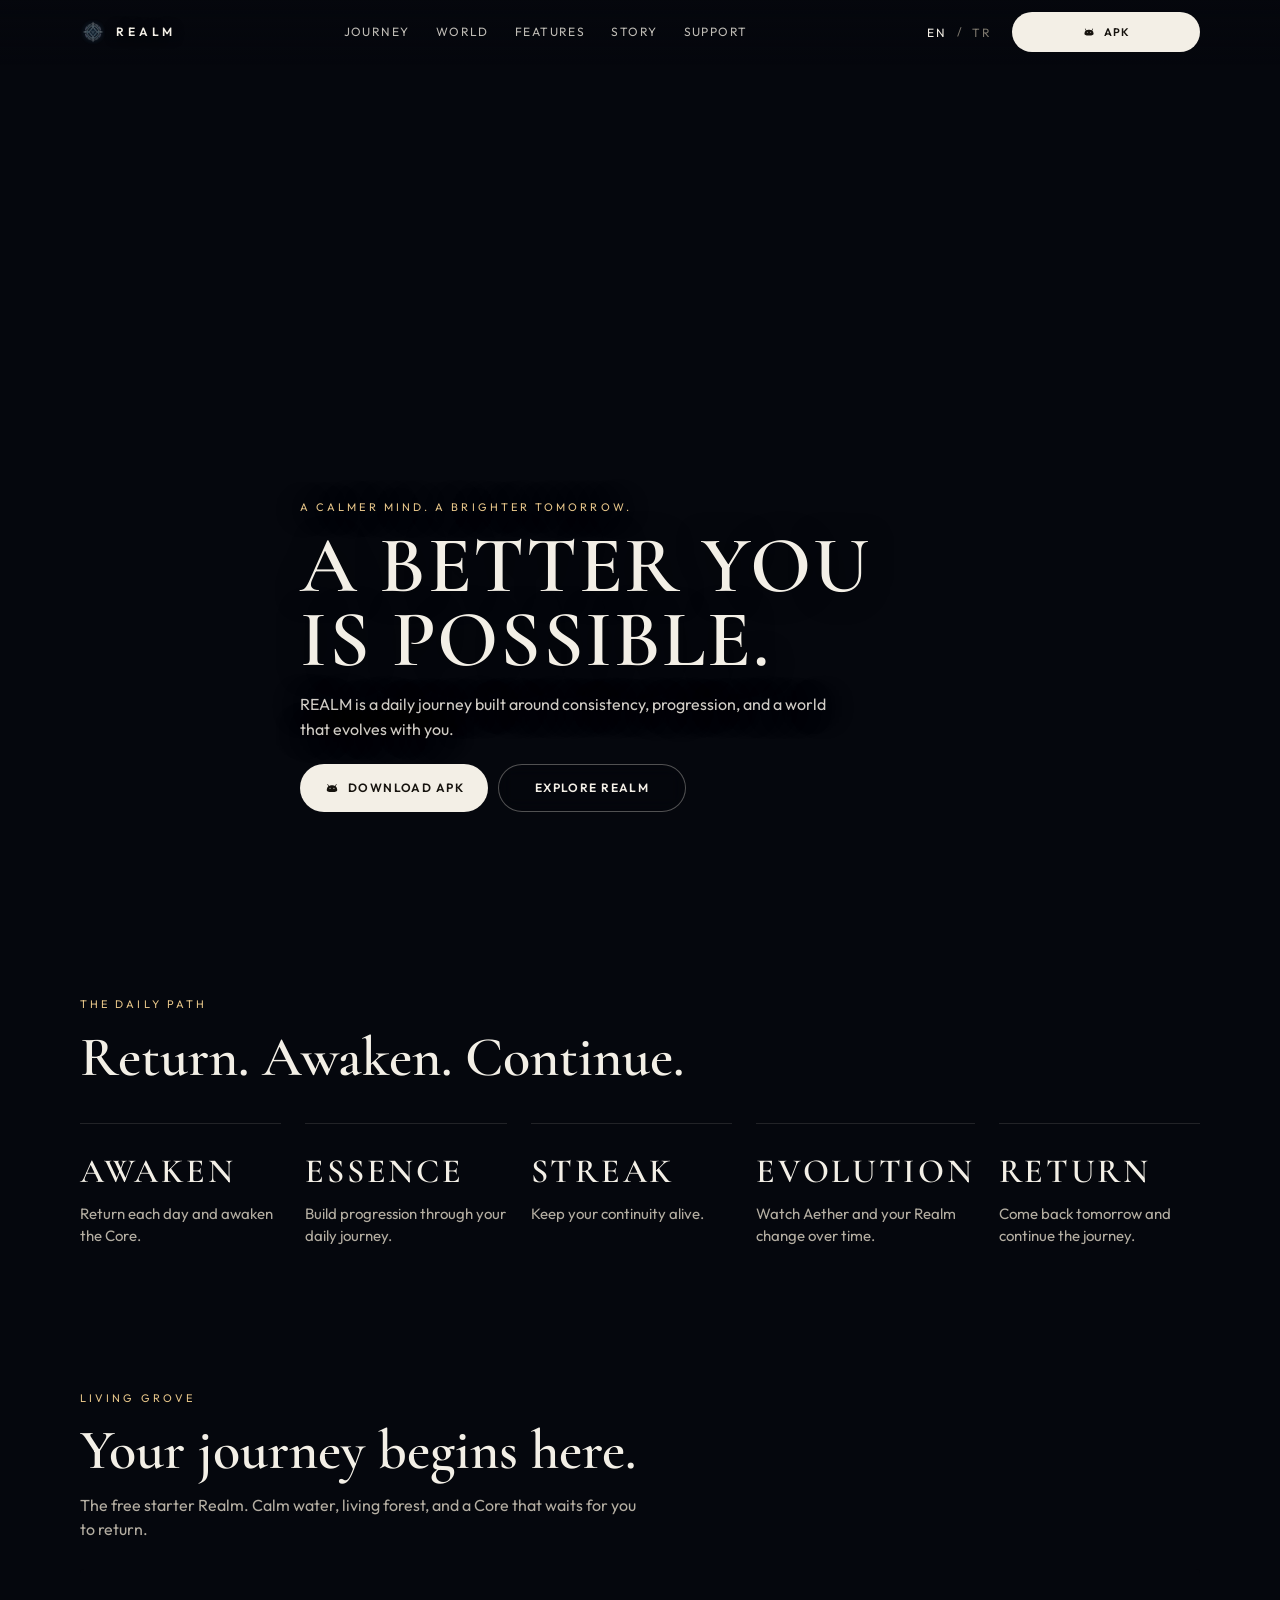
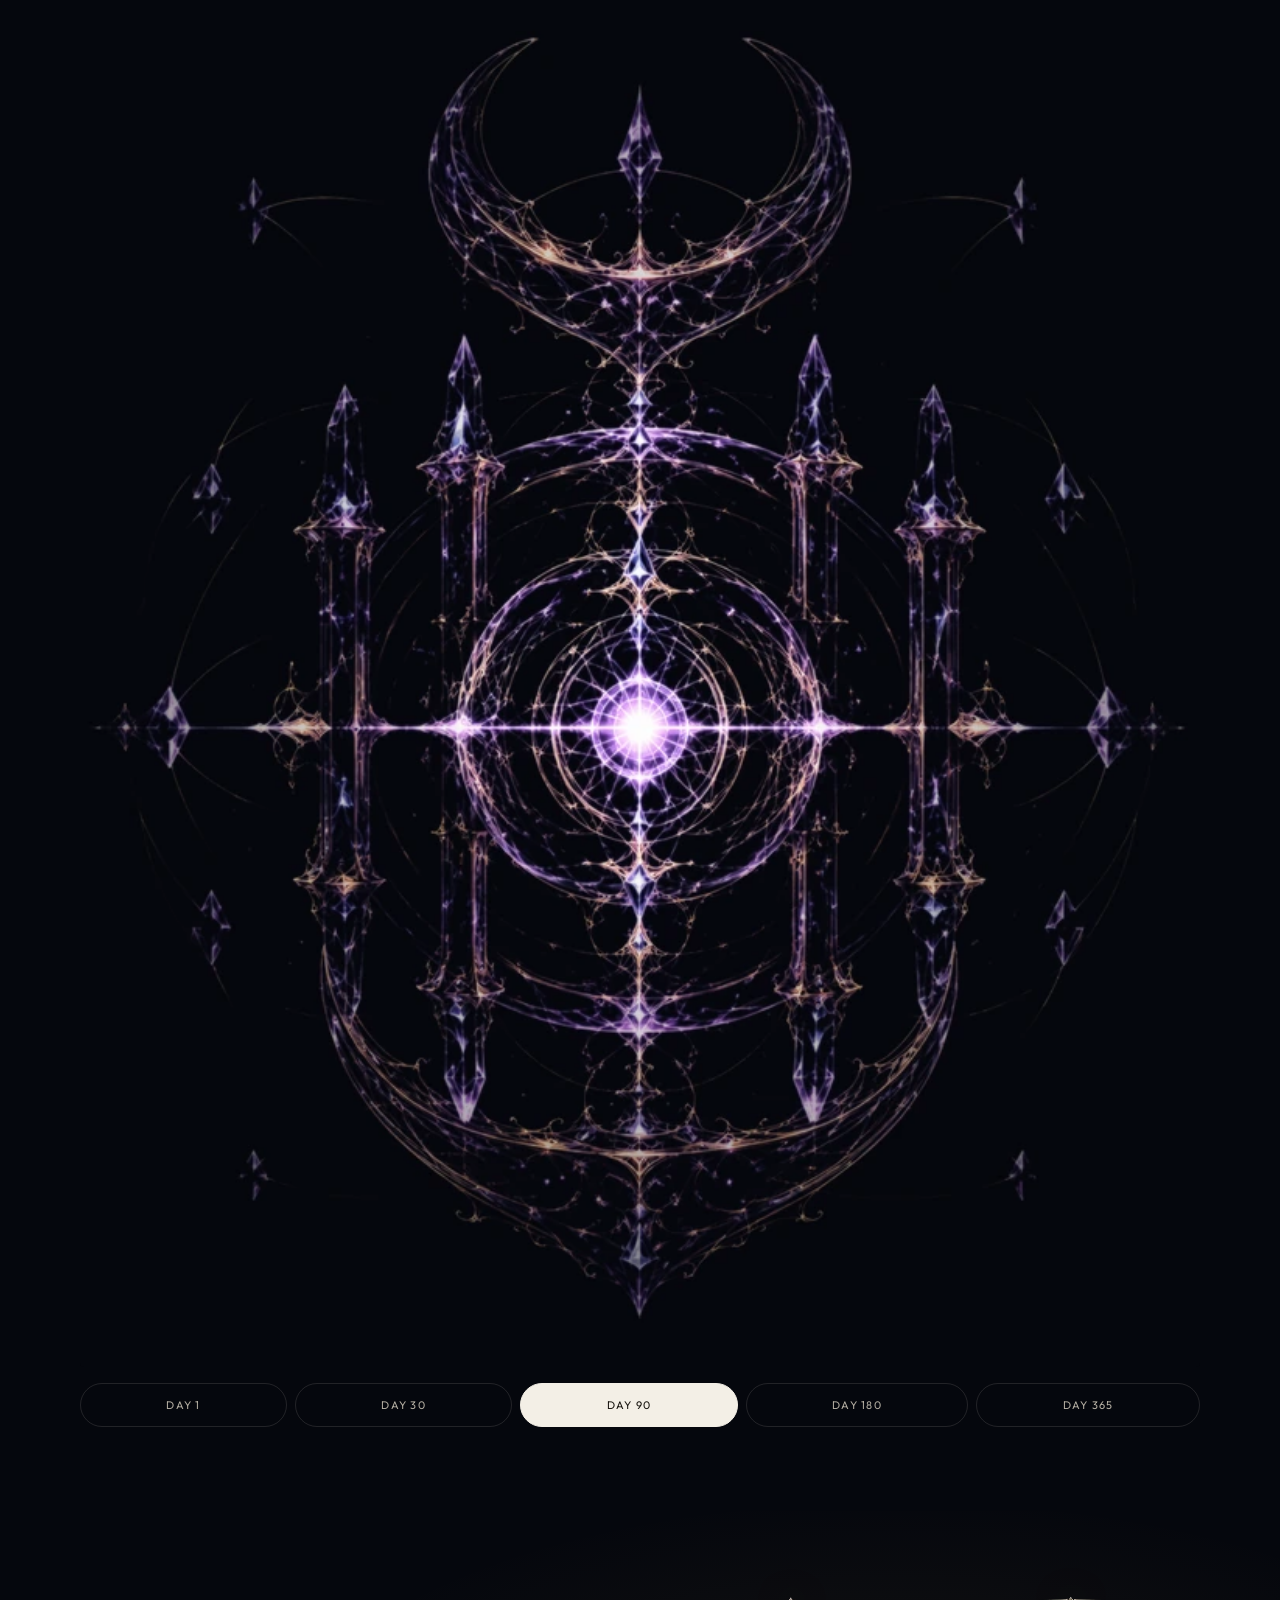
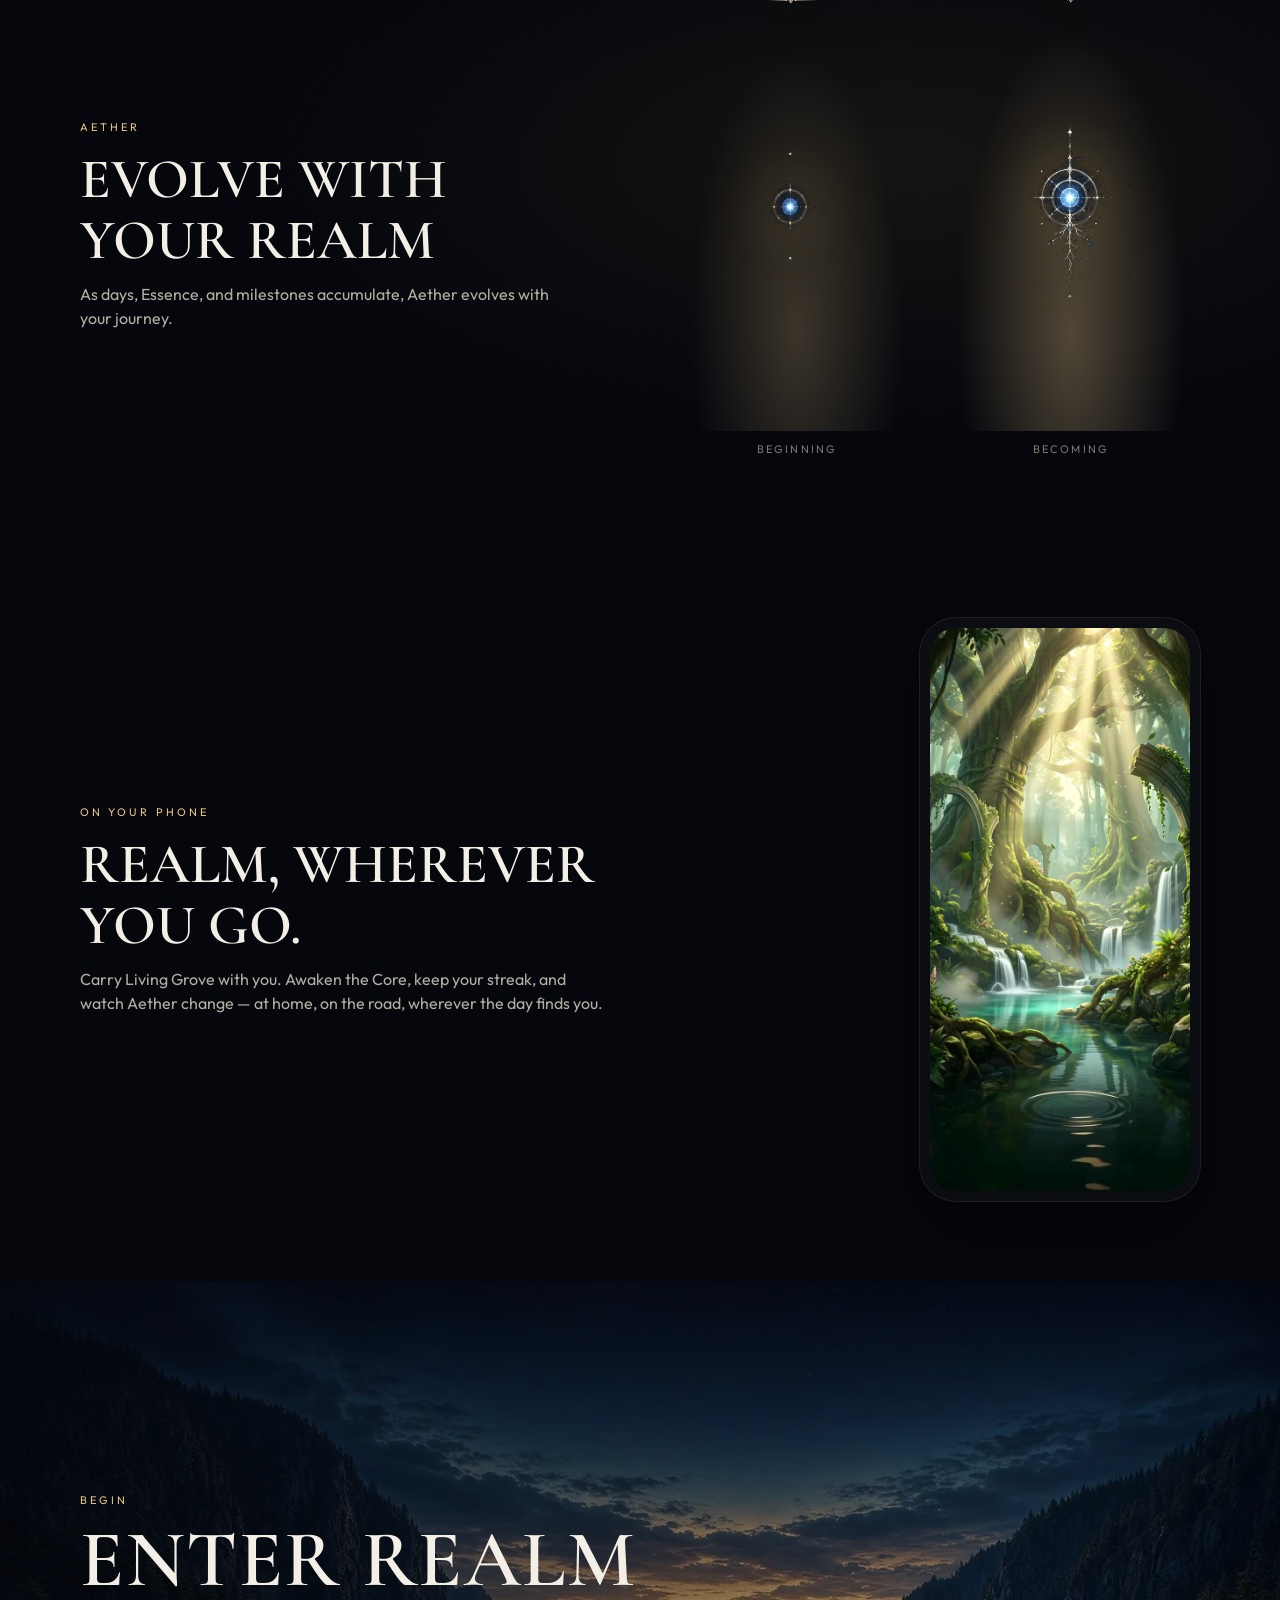
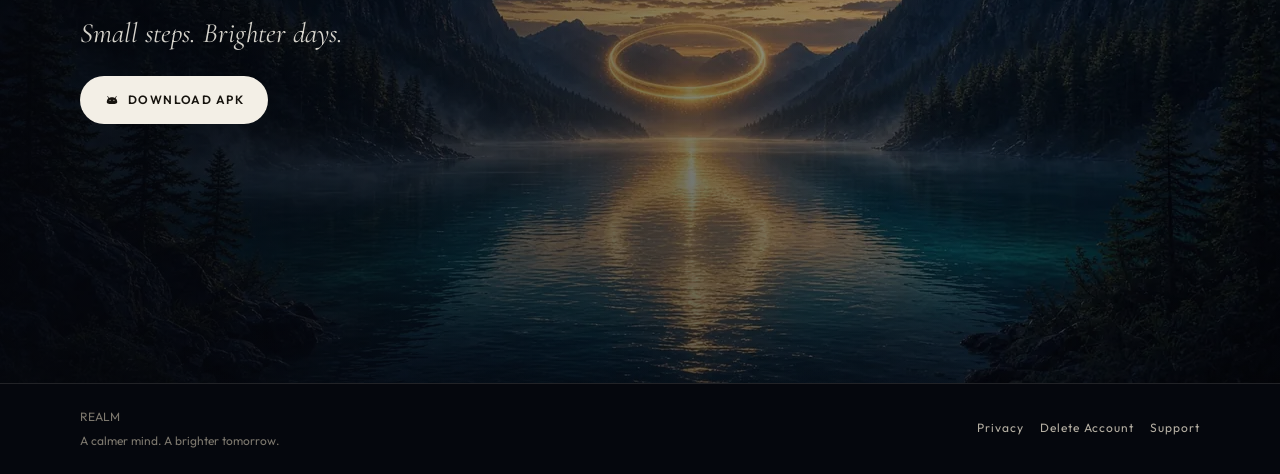
<file: index.html>
<!doctype html>
<html lang="en" translate="no">
<head>
  <meta charset="utf-8">
  <meta name="google" content="notranslate">
  <meta name="viewport" content="width=device-width, initial-scale=1, viewport-fit=cover">
  <title data-en="REALM — A better you is possible." data-tr="REALM — Daha iyi bir sen mümkün.">REALM — A better you is possible.</title>
  <meta name="description" content="REALM is a daily journey built around consistency, progression, and a world that evolves with you.">
  <meta name="theme-color" content="#05070d">
  <link rel="canonical" href="https://aetherrealmapp.github.io/">
  <meta property="og:title" content="REALM — A better you is possible.">
  <meta property="og:description" content="A daily journey built around consistency, progression, and a world that evolves with you.">
  <meta property="og:type" content="website">
  <meta property="og:url" content="https://aetherrealmapp.github.io/">
  <meta property="og:image" content="https://aetherrealmapp.github.io/assets/brand/og.jpg">
  <meta property="og:image:width" content="1200">
  <meta property="og:image:height" content="630">
  <meta name="twitter:card" content="summary_large_image">
  <meta name="twitter:title" content="REALM — A better you is possible.">
  <meta name="twitter:description" content="A daily journey built around consistency, progression, and a world that evolves with you.">
  <meta name="twitter:image" content="https://aetherrealmapp.github.io/assets/brand/og.jpg">
  <link rel="icon" href="./assets/brand/icon-512.png">
  <link rel="apple-touch-icon" href="./assets/brand/icon-512.png">
  <link rel="preload" as="image" href="./assets/cinematic/hero-portrait-720.webp" media="(max-width: 899px)" fetchpriority="high">
  <link rel="preload" as="image" href="./assets/cinematic/hero-wide.webp" media="(min-width: 900px)" fetchpriority="high">
  <link rel="preconnect" href="https://fonts.googleapis.com">
  <link rel="preconnect" href="https://fonts.gstatic.com" crossorigin>
  <link href="https://fonts.googleapis.com/css2?family=Cormorant+Garamond:ital,wght@0,500;0,600;1,500;1,600&family=Outfit:wght@400;500;600&display=swap" rel="stylesheet">
  <link rel="stylesheet" href="./assets/site.css">
</head>
<body class="home">

  <a class="skip" href="#content">Skip to content</a>

  <header class="site-header">
    <div class="wrap nav">
      <a class="brand notranslate" translate="no" href="./">
        <img src="./assets/brand/icon-512.png" alt="" width="28" height="28">
        REALM
      </a>
      <nav class="nav-links" aria-label="Primary">
        <a href="#journey" data-en="Journey" data-tr="Yolculuk">Journey</a>
        <a href="#grove" data-en="World" data-tr="Dünya">World</a>
        <a href="#experience" data-en="Features" data-tr="Özellikler">Features</a>
        <a href="#aether" data-en="Story" data-tr="Hikaye">Story</a>
        <a href="./support/" data-en="Support" data-tr="Destek">Support</a>
      </nav>
      <div class="nav-end">
        <div class="lang-switch notranslate" translate="no" role="group" aria-label="Language">
          <button type="button" class="lang-btn" data-set-lang="en" lang="en" translate="no" aria-pressed="true">EN</button>
          <span class="lang-sep" aria-hidden="true">/</span>
          <button type="button" class="lang-btn" data-set-lang="tr" lang="tr" translate="no" aria-pressed="false">TR</button>
        </div>
        <a class="cta cta-nav"
           data-apk
           href="https://github.com/AetherRealmApp/realm/releases/download/play-1.2.3-6/REALM-Play-app.aetherrealm.realm-1.2.3%2B6.apk"
           download="REALM-Play-app.aetherrealm.realm-1.2.3+6.apk">
          <svg class="cta-icon" viewBox="0 0 24 24" width="14" height="14" aria-hidden="true"><path fill="currentColor" d="M17.52 9.33l1.42-2.46a.54.54 0 10-.94-.54l-1.44 2.5A7.6 7.6 0 0012 8a7.6 7.6 0 00-4.56.83L6 6.33a.54.54 0 10-.94.54l1.42 2.46A7.4 7.4 0 004.2 14.4v.9c0 1.5 1.74 2.7 7.8 2.7s7.8-1.2 7.8-2.7v-.9a7.4 7.4 0 00-2.28-5.07zM9.1 13.2a.85.85 0 110-1.7.85.85 0 010 1.7zm5.8 0a.85.85 0 110-1.7.85.85 0 010 1.7z"/></svg>
          <span data-en="APK" data-tr="APK">APK</span>
        </a>
        <button class="menu-btn" type="button" aria-expanded="false" aria-controls="site-drawer" data-en-aria="Open menu" data-tr-aria="Menüyü aç">Menu</button>
      </div>
    </div>
    <nav class="drawer" id="site-drawer" aria-label="Mobile">
      <a href="#journey" data-en="Journey" data-tr="Yolculuk">Journey</a>
      <a href="#grove" data-en="World" data-tr="Dünya">World</a>
      <a href="#experience" data-en="Features" data-tr="Özellikler">Features</a>
      <a href="#aether" data-en="Story" data-tr="Hikaye">Story</a>
      <a href="./support/" data-en="Support" data-tr="Destek">Support</a>
      <a data-apk href="https://github.com/AetherRealmApp/realm/releases/download/play-1.2.3-6/REALM-Play-app.aetherrealm.realm-1.2.3%2B6.apk" download="REALM-Play-app.aetherrealm.realm-1.2.3+6.apk" data-en="Download APK" data-tr="APK İndir">Download APK</a>
    </nav>
  </header>

  <main id="content">
    <section class="hero" aria-label="REALM">
      <div class="hero-bg">
        <picture>
          <source media="(min-width: 900px)" srcset="./assets/cinematic/hero-wide-1280.webp 1280w, ./assets/cinematic/hero-wide.webp 1792w" sizes="100vw">
          <img
            src="./assets/cinematic/hero-portrait-720.webp"
            srcset="./assets/cinematic/hero-portrait-720.webp 720w, ./assets/cinematic/hero-portrait.webp 1008w"
            sizes="100vw"
            alt="Living Grove — a golden Core hovering over a still lake in a misted forest valley"
            width="720"
            height="1280"
            fetchpriority="high"
            decoding="async">
        </picture>
      </div>
      <div class="wrap hero-copy">
        <p class="eyebrow" data-en="A CALMER MIND. A BRIGHTER TOMORROW." data-tr="DAHA SAKİN BİR ZİHİN. DAHA AYDINLIK BİR YARIN.">A CALMER MIND. A BRIGHTER TOMORROW.</p>
        <h1 data-en="A BETTER YOU IS POSSIBLE." data-tr="DAHA İYİ BİR SEN MÜMKÜN.">A BETTER YOU IS POSSIBLE.</h1>
        <p class="lede" data-en="REALM is a daily journey built around consistency, progression, and a world that evolves with you." data-tr="REALM; süreklilik, ilerleme ve seninle birlikte evrilen bir dünya etrafında kurulu günlük bir yolculuktur.">REALM is a daily journey built around consistency, progression, and a world that evolves with you.</p>
        <div class="cta-row">
          <a class="cta cta-primary"
             data-apk
             href="https://github.com/AetherRealmApp/realm/releases/download/play-1.2.3-6/REALM-Play-app.aetherrealm.realm-1.2.3%2B6.apk"
             download="REALM-Play-app.aetherrealm.realm-1.2.3+6.apk">
            <svg class="cta-icon" viewBox="0 0 24 24" width="16" height="16" aria-hidden="true"><path fill="currentColor" d="M17.52 9.33l1.42-2.46a.54.54 0 10-.94-.54l-1.44 2.5A7.6 7.6 0 0012 8a7.6 7.6 0 00-4.56.83L6 6.33a.54.54 0 10-.94.54l1.42 2.46A7.4 7.4 0 004.2 14.4v.9c0 1.5 1.74 2.7 7.8 2.7s7.8-1.2 7.8-2.7v-.9a7.4 7.4 0 00-2.28-5.07zM9.1 13.2a.85.85 0 110-1.7.85.85 0 010 1.7zm5.8 0a.85.85 0 110-1.7.85.85 0 010 1.7z"/></svg>
            <span data-en="Download APK" data-tr="APK İndir">Download APK</span>
          </a>
          <a class="cta cta-ghost" href="#journey" data-en="Explore REALM" data-tr="REALM'i Keşfet">Explore REALM</a>
        </div>
      </div>
    </section>

    <section class="section loop-section" id="journey">
      <div class="wrap">
        <p class="eyebrow" data-en="The daily path" data-tr="Günlük yol">The daily path</p>
        <h2 data-en="Return. Awaken. Continue." data-tr="Geri dön. Uyan. Devam et.">Return. Awaken. Continue.</h2>
        <ol class="loop">
          <li>
            <span class="loop-key">AWAKEN</span>
            <p data-en="Return each day and awaken the Core." data-tr="Her gün geri dön ve Core'u uyandır.">Return each day and awaken the Core.</p>
          </li>
          <li>
            <span class="loop-key">ESSENCE</span>
            <p data-en="Build progression through your daily journey." data-tr="Günlük yolculuğunla ilerlemeni oluştur.">Build progression through your daily journey.</p>
          </li>
          <li>
            <span class="loop-key">STREAK</span>
            <p data-en="Keep your continuity alive." data-tr="Devamlılığını koru.">Keep your continuity alive.</p>
          </li>
          <li>
            <span class="loop-key">EVOLUTION</span>
            <p data-en="Watch Aether and your Realm change over time." data-tr="Aether'ın ve Realm'inin zamanla değişimini izle.">Watch Aether and your Realm change over time.</p>
          </li>
          <li>
            <span class="loop-key">RETURN</span>
            <p data-en="Come back tomorrow and continue the journey." data-tr="Yarın geri dön ve yolculuğa devam et.">Come back tomorrow and continue the journey.</p>
          </li>
        </ol>
      </div>
    </section>

    <section class="grove-section" id="grove">
      <div class="wrap grove-head">
        <p class="eyebrow">LIVING GROVE</p>
        <h2 data-en="Your journey begins here." data-tr="Yolculuğun burada başlıyor.">Your journey begins here.</h2>
        <p class="lead" data-en="The free starter Realm. Calm water, living forest, and a Core that waits for you to return." data-tr="Ücretsiz başlangıç Realm'i. Sakin su, yaşayan orman ve geri dönmeni bekleyen bir Core.">The free starter Realm. Calm water, living forest, and a Core that waits for you to return.</p>
      </div>
      <div class="grove-stage">
        <figure class="stage-frame">
          <img
            id="grove-stage-image"
            src="./assets/grove/day90.webp"
            alt="Living Grove on day 90"
            width="720"
            height="899"
            loading="lazy"
            decoding="async">
        </figure>
        <div class="day-rail" role="tablist" aria-label="Living Grove days">
          <button type="button" role="tab" aria-selected="false" data-grove-day="1" data-src="./assets/grove/day1.webp" data-alt-en="Living Grove on day 1" data-alt-tr="Living Grove, 1. gün">
            <span data-en="Day 1" data-tr="Gün 1">Day 1</span>
          </button>
          <button type="button" role="tab" aria-selected="false" data-grove-day="30" data-src="./assets/grove/day30.webp" data-alt-en="Living Grove on day 30" data-alt-tr="Living Grove, 30. gün">
            <span data-en="Day 30" data-tr="Gün 30">Day 30</span>
          </button>
          <button type="button" role="tab" aria-selected="true" data-grove-day="90" data-src="./assets/grove/day90.webp" data-alt-en="Living Grove on day 90" data-alt-tr="Living Grove, 90. gün">
            <span data-en="Day 90" data-tr="Gün 90">Day 90</span>
          </button>
          <button type="button" role="tab" aria-selected="false" data-grove-day="180" data-src="./assets/grove/day180.webp" data-alt-en="Living Grove on day 180" data-alt-tr="Living Grove, 180. gün">
            <span data-en="Day 180" data-tr="Gün 180">Day 180</span>
          </button>
          <button type="button" role="tab" aria-selected="false" data-grove-day="365" data-src="./assets/grove/day365.webp" data-alt-en="Living Grove on day 365" data-alt-tr="Living Grove, 365. gün">
            <span data-en="Day 365" data-tr="Gün 365">Day 365</span>
          </button>
        </div>
      </div>
    </section>

    <section class="aether-section" id="aether">
      <div class="wrap aether-grid">
        <div class="aether-copy">
          <p class="eyebrow">AETHER</p>
          <h2 data-en="EVOLVE WITH YOUR REALM" data-tr="REALM'İNLE BİRLİKTE EVRİL">EVOLVE WITH YOUR REALM</h2>
          <p class="lead" data-en="As days, Essence, and milestones accumulate, Aether evolves with your journey." data-tr="Günler, Essence ve kilometre taşları biriktikçe Aether yolculuğunla birlikte evrilir.">As days, Essence, and milestones accumulate, Aether evolves with your journey.</p>
        </div>
        <div class="aether-pair">
          <figure>
            <div class="aether-well">
              <img src="./assets/grove/aether-day1.webp" alt="Aether at the beginning of the journey" width="155" height="750" loading="lazy" decoding="async">
            </div>
            <figcaption data-en="Beginning" data-tr="Başlangıç">Beginning</figcaption>
          </figure>
          <figure>
            <div class="aether-well aether-well-glow">
              <img src="./assets/grove/aether-day7.webp" alt="Aether as the journey continues" width="210" height="770" loading="lazy" decoding="async">
            </div>
            <figcaption data-en="Becoming" data-tr="Oluş">Becoming</figcaption>
          </figure>
        </div>
      </div>
    </section>

    <section class="experience-section" id="experience">
      <div class="wrap experience-grid">
        <div class="experience-copy">
          <p class="eyebrow" data-en="On your phone" data-tr="Telefonunda">On your phone</p>
          <h2 data-en="REALM, WHEREVER YOU GO." data-tr="REALM, NEREDEYSEN SENİNLE.">REALM, WHEREVER YOU GO.</h2>
          <p class="lead" data-en="Carry Living Grove with you. Awaken the Core, keep your streak, and watch Aether change — at home, on the road, wherever the day finds you." data-tr="Living Grove'u yanında taşı. Core'u uyandır, serini koru ve Aether'ın değişimini izle — evde, yolda, gün seni nerede bulursa.">Carry Living Grove with you. Awaken the Core, keep your streak, and watch Aether change — at home, on the road, wherever the day finds you.</p>
        </div>
        <figure class="device">
          <img
            src="./assets/grove/still.webp"
            alt="Aether standing in Living Grove inside REALM"
            width="720"
            height="1280"
            loading="lazy"
            decoding="async">
        </figure>
      </div>
    </section>

    <section class="enter-section" id="download">
      <div class="enter-bg">
        <img
          src="./assets/cinematic/enter-1280.webp"
          srcset="./assets/cinematic/enter-1280.webp 1280w, ./assets/cinematic/enter.webp 1792w"
          sizes="100vw"
          alt="Dawn light on a still lake, a path of gold leading toward the Core"
          width="1280"
          height="720"
          loading="lazy"
          decoding="async">
      </div>
      <div class="wrap enter-copy">
        <p class="eyebrow" data-en="Begin" data-tr="Başla">Begin</p>
        <h2 data-en="ENTER REALM" data-tr="REALM'E GİR">ENTER REALM</h2>
        <p class="lead" data-en="Small steps. Brighter days." data-tr="Küçük adımlar. Daha aydınlık günler.">Small steps. Brighter days.</p>
        <a class="cta cta-primary"
           data-apk
           href="https://github.com/AetherRealmApp/realm/releases/download/play-1.2.3-6/REALM-Play-app.aetherrealm.realm-1.2.3%2B6.apk"
           download="REALM-Play-app.aetherrealm.realm-1.2.3+6.apk">
          <svg class="cta-icon" viewBox="0 0 24 24" width="16" height="16" aria-hidden="true"><path fill="currentColor" d="M17.52 9.33l1.42-2.46a.54.54 0 10-.94-.54l-1.44 2.5A7.6 7.6 0 0012 8a7.6 7.6 0 00-4.56.83L6 6.33a.54.54 0 10-.94.54l1.42 2.46A7.4 7.4 0 004.2 14.4v.9c0 1.5 1.74 2.7 7.8 2.7s7.8-1.2 7.8-2.7v-.9a7.4 7.4 0 00-2.28-5.07zM9.1 13.2a.85.85 0 110-1.7.85.85 0 010 1.7zm5.8 0a.85.85 0 110-1.7.85.85 0 010 1.7z"/></svg>
          <span data-en="Download APK" data-tr="APK İndir">Download APK</span>
        </a>
      </div>
    </section>
  </main>

  <footer>
    <div class="wrap foot">
      <div class="foot-brand">
        <div>REALM</div>
        <p data-en="A calmer mind. A brighter tomorrow." data-tr="Daha sakin bir zihin. Daha aydınlık bir yarın.">A calmer mind. A brighter tomorrow.</p>
      </div>
      <nav>
        <a href="./privacy/" data-en="Privacy" data-tr="Gizlilik">Privacy</a>
        <a href="./delete-account/" data-en="Delete Account" data-tr="Hesabı Sil">Delete Account</a>
        <a href="./support/" data-en="Support" data-tr="Destek">Support</a>
      </nav>
    </div>
  </footer>
  <script src="./assets/site.js"></script>
</body>
</html>
</file>
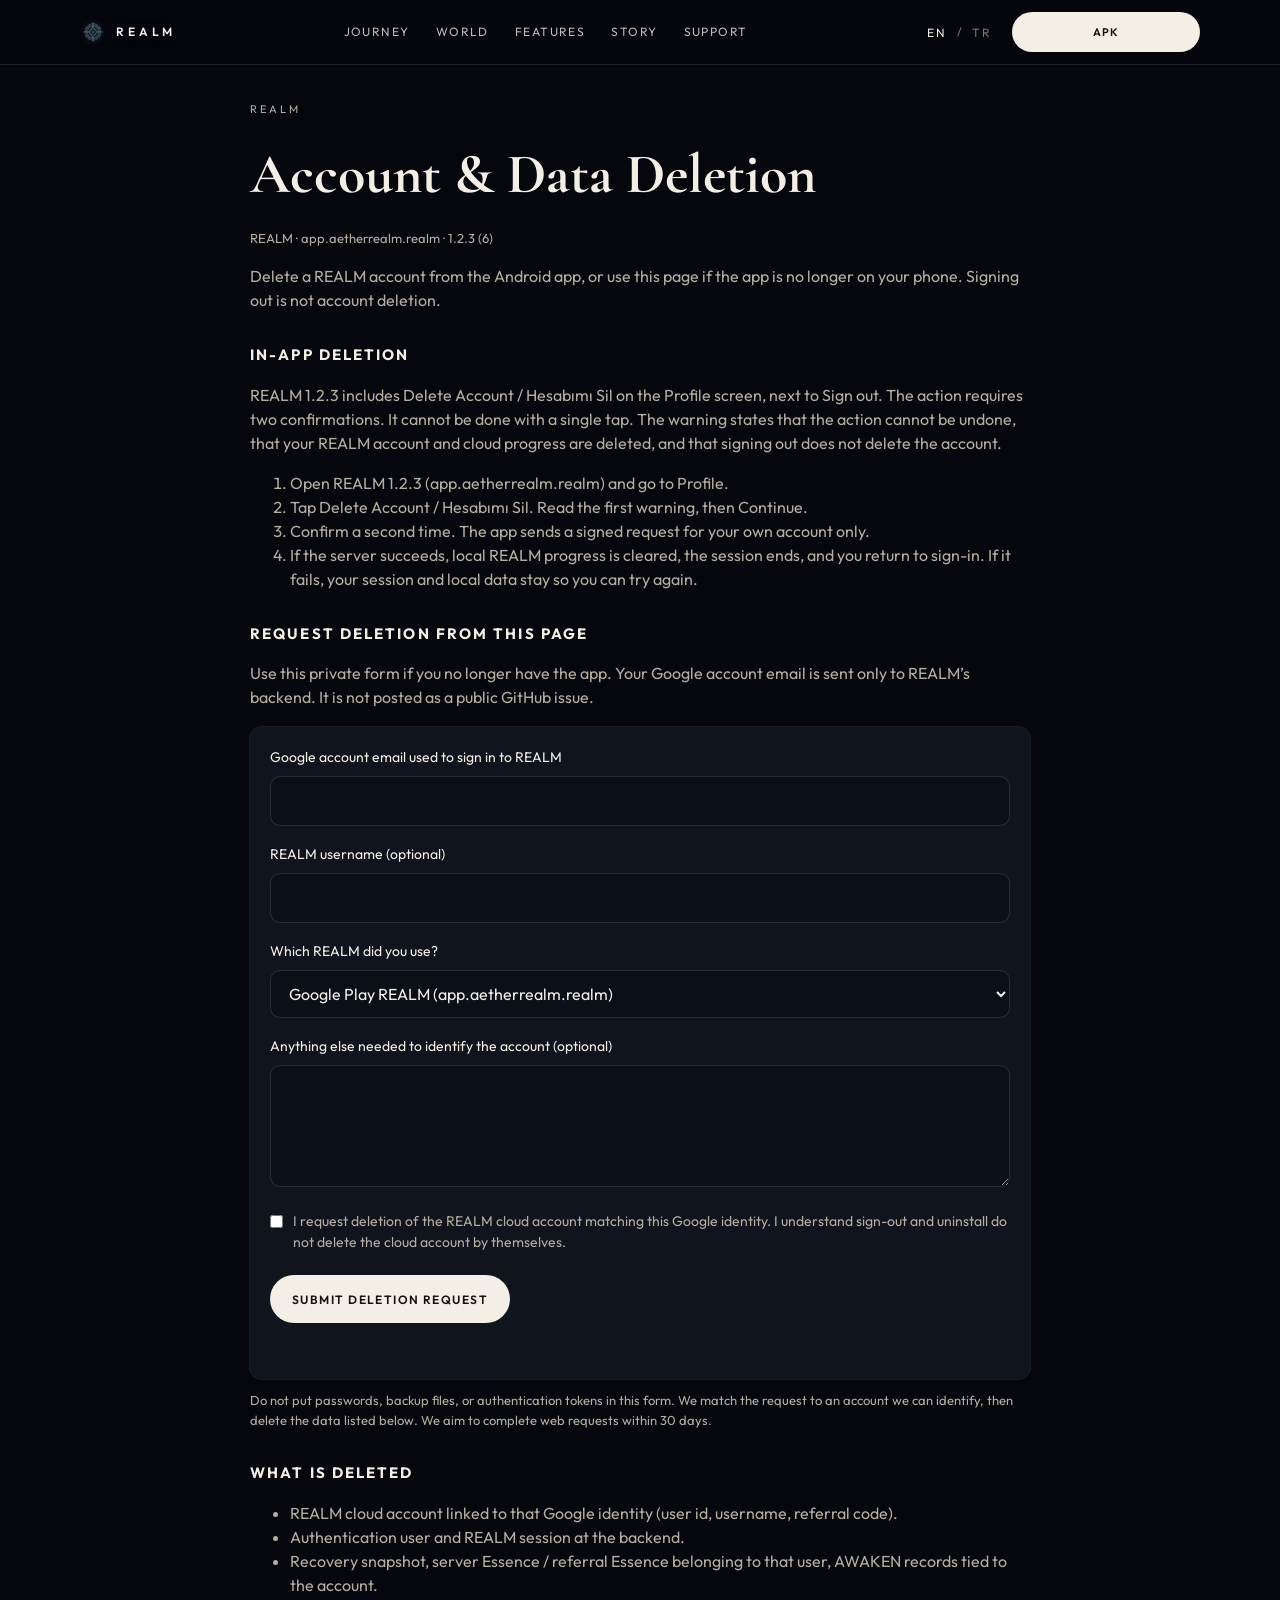
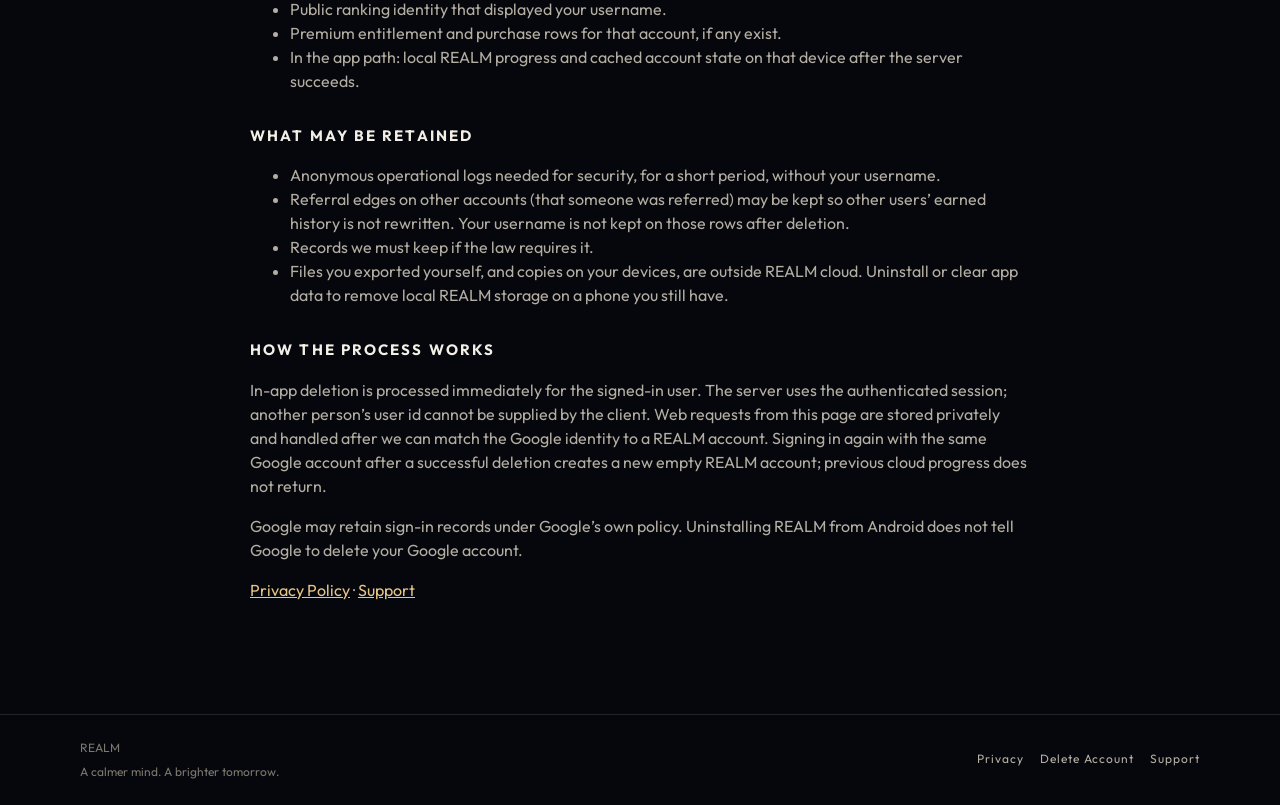
<file: delete-account/index.html>
<!doctype html>
<html lang="en" translate="no">
<head>
  <meta charset="utf-8">
  <meta name="google" content="notranslate">
  <meta name="viewport" content="width=device-width, initial-scale=1, viewport-fit=cover">
  <title>REALM Account & Data Deletion</title>
  <meta name="description" content="How to delete a REALM account in the app or from this page. Public page for Google Play.">
  <meta name="theme-color" content="#05070d">
  <link rel="canonical" href="https://aetherrealmapp.github.io/delete-account/">
  <meta property="og:title" content="REALM Account & Data Deletion">
  <meta property="og:description" content="How to delete a REALM account in the app or from this page. Public page for Google Play.">
  <meta property="og:type" content="website">
  <meta property="og:url" content="https://aetherrealmapp.github.io/delete-account/">
  <meta property="og:image" content="https://aetherrealmapp.github.io/assets/brand/og.jpg">
  <link rel="icon" href="../assets/brand/icon-512.png">
  <link rel="apple-touch-icon" href="../assets/brand/icon-512.png">
  <link rel="preconnect" href="https://fonts.googleapis.com">
  <link rel="preconnect" href="https://fonts.gstatic.com" crossorigin>
  <link href="https://fonts.googleapis.com/css2?family=Cormorant+Garamond:ital,wght@0,600;1,500&family=Outfit:wght@400;500;600;700&display=swap" rel="stylesheet">
  <link rel="stylesheet" href="../assets/site.css">
</head>
<body>

  <a class="skip" href="#content">Skip to content</a>
  <header class="site-header">
    <div class="wrap nav">
      <a class="brand notranslate" translate="no" href="../">
        <img src="../assets/brand/icon-512.png" alt="" width="28" height="28">
        REALM
      </a>
      <nav class="nav-links" aria-label="Primary">
        <a href="../#journey" data-en="Journey" data-tr="Yolculuk">Journey</a>
        <a href="../#grove" data-en="World" data-tr="Dünya">World</a>
        <a href="../#experience" data-en="Features" data-tr="Özellikler">Features</a>
        <a href="../#aether" data-en="Story" data-tr="Hikaye">Story</a>
        <a href="../support/" data-en="Support" data-tr="Destek">Support</a>
      </nav>
      <div class="nav-end">
        <div class="lang-switch notranslate" translate="no" role="group" aria-label="Language">
          <button type="button" class="lang-btn" data-set-lang="en" lang="en" translate="no" aria-pressed="true">EN</button>
          <span class="lang-sep" aria-hidden="true">/</span>
          <button type="button" class="lang-btn" data-set-lang="tr" lang="tr" translate="no" aria-pressed="false">TR</button>
        </div>
        <a class="cta cta-nav" data-apk href="https://github.com/AetherRealmApp/realm/releases/download/play-1.2.3-6/REALM-Play-app.aetherrealm.realm-1.2.3%2B6.apk" download="REALM-Play-app.aetherrealm.realm-1.2.3+6.apk">
          <span data-en="APK" data-tr="APK">APK</span>
        </a>
        <button class="menu-btn" type="button" aria-expanded="false" aria-controls="site-drawer" data-en-aria="Open menu" data-tr-aria="Menüyü aç">Menu</button>
      </div>
    </div>
    <nav class="drawer" id="site-drawer" aria-label="Mobile">
      <a href="../#journey" data-en="Journey" data-tr="Yolculuk">Journey</a>
      <a href="../#grove" data-en="World" data-tr="Dünya">World</a>
      <a href="../#experience" data-en="Features" data-tr="Özellikler">Features</a>
      <a href="../#aether" data-en="Story" data-tr="Hikaye">Story</a>
      <a href="../support/" data-en="Support" data-tr="Destek">Support</a>
      <a data-apk href="https://github.com/AetherRealmApp/realm/releases/download/play-1.2.3-6/REALM-Play-app.aetherrealm.realm-1.2.3%2B6.apk" download="REALM-Play-app.aetherrealm.realm-1.2.3+6.apk" data-en="Download APK" data-tr="APK İndir">Download APK</a>
    </nav>
  </header>

  <main id="content" class="legal">
    <p class="eyebrow">REALM</p>
    <h1 data-en="Account & Data Deletion" data-tr="Hesap ve Veri Silme">Account & Data Deletion</h1>
    <p class="meta-line">REALM · app.aetherrealm.realm · 1.2.3 (6)</p>
    <p data-en="Delete a REALM account from the Android app, or use this page if the app is no longer on your phone. Signing out is not account deletion." data-tr="REALM hesabını Android uygulamasından sil, ya da uygulama telefonda yoksa bu sayfayı kullan. Çıkış yapmak hesap silmek değildir.">Delete a REALM account from the Android app, or use this page if the app is no longer on your phone. Signing out is not account deletion.</p>

    <h2 data-en="In-app deletion" data-tr="Uygulama içi silme">In-app deletion</h2>
    <p data-en="REALM 1.2.3 includes Delete Account / Hesabımı Sil on the Profile screen, next to Sign out. The action requires two confirmations. It cannot be done with a single tap. The warning states that the action cannot be undone, that your REALM account and cloud progress are deleted, and that signing out does not delete the account." data-tr="REALM 1.2.3, Profil ekranında Çıkış’ın yanında Hesabımı Sil / Delete Account içerir. İşlem iki onay ister. Tek dokunuşla silinmez. Uyarı, işlemin geri alınamayacağını, REALM hesabının ve bulut ilerlemesinin silineceğini ve çıkışın hesap silmek olmadığını söyler.">REALM 1.2.3 includes Delete Account / Hesabımı Sil on the Profile screen, next to Sign out. The action requires two confirmations. It cannot be done with a single tap. The warning states that the action cannot be undone, that your REALM account and cloud progress are deleted, and that signing out does not delete the account.</p>
    <ol>
      <li data-en="Open REALM 1.2.3 (app.aetherrealm.realm) and go to Profile." data-tr="REALM 1.2.3 (app.aetherrealm.realm) aç ve Profil’e git.">Open REALM 1.2.3 (app.aetherrealm.realm) and go to Profile.</li>
      <li data-en="Tap Delete Account / Hesabımı Sil. Read the first warning, then Continue." data-tr="Hesabımı Sil / Delete Account’a dokun. İlk uyarıyı oku, sonra Devam et.">Tap Delete Account / Hesabımı Sil. Read the first warning, then Continue.</li>
      <li data-en="Confirm a second time. The app sends a signed request for your own account only." data-tr="İkinci kez onayla. Uygulama yalnızca senin hesabın için imzalı bir istek gönderir.">Confirm a second time. The app sends a signed request for your own account only.</li>
      <li data-en="If the server succeeds, local REALM progress is cleared, the session ends, and you return to sign-in. If it fails, your session and local data stay so you can try again." data-tr="Sunucu başarılı olursa yerel REALM ilerlemesi temizlenir, oturum kapanır ve giriş ekranına dönersin. Başarısız olursa oturum ve yerel veri kalır; tekrar deneyebilirsin.">If the server succeeds, local REALM progress is cleared, the session ends, and you return to sign-in. If it fails, your session and local data stay so you can try again.</li>
    </ol>

    <h2 data-en="Request deletion from this page" data-tr="Bu sayfadan silme talebi">Request deletion from this page</h2>
    <p data-en="Use this private form if you no longer have the app. Your Google account email is sent only to REALM’s backend. It is not posted as a public GitHub issue." data-tr="Uygulama sende yoksa bu özel formu kullan. Google hesap e-postan yalnızca REALM backend’ine gider. Kamuya açık bir GitHub issue olarak yayımlanmaz.">Use this private form if you no longer have the app. Your Google account email is sent only to REALM’s backend. It is not posted as a public GitHub issue.</p>
    <form id="realm-delete-form" class="delete-form" novalidate>
      <label for="delete-email" data-en="Google account email used to sign in to REALM" data-tr="REALM’e girerken kullandığın Google hesap e-postası">Google account email used to sign in to REALM</label>
      <input id="delete-email" name="email" type="email" required maxlength="254" autocomplete="email">
      <label for="delete-username" data-en="REALM username (optional)" data-tr="REALM kullanıcı adı (opsiyonel)">REALM username (optional)</label>
      <input id="delete-username" name="username" type="text" maxlength="32" autocomplete="username">
      <label for="delete-package" data-en="Which REALM did you use?" data-tr="Hangi REALM’i kullandın?">Which REALM did you use?</label>
      <select id="delete-package" name="package_id">
        <option value="app.aetherrealm.realm" selected>Google Play REALM (app.aetherrealm.realm)</option>
        <option value="app.aetherrealm.realm.web">REALM EA Early Access (app.aetherrealm.realm.web)</option>
      </select>
      <label for="delete-notes" data-en="Anything else needed to identify the account (optional)" data-tr="Hesabı tanımlamak için başka bir not (opsiyonel)">Anything else needed to identify the account (optional)</label>
      <textarea id="delete-notes" name="notes" maxlength="500" rows="4"></textarea>
      <label class="check">
        <input id="delete-confirm" type="checkbox" required>
        <span data-en="I request deletion of the REALM cloud account matching this Google identity. I understand sign-out and uninstall do not delete the cloud account by themselves." data-tr="Bu Google kimliğine uyan REALM bulut hesabının silinmesini istiyorum. Çıkış ve kaldırmanın tek başına bulut hesabını silmediğini biliyorum.">I request deletion of the REALM cloud account matching this Google identity. I understand sign-out and uninstall do not delete the cloud account by themselves.</span>
      </label>
      <button class="cta cta-primary" type="submit" id="delete-submit" data-en="Submit deletion request" data-tr="Silme talebini gönder">Submit deletion request</button>
      <p id="delete-status" class="form-status" role="status"></p>
    </form>
    <p class="caption-note" data-en="Do not put passwords, backup files, or authentication tokens in this form. We match the request to an account we can identify, then delete the data listed below. We aim to complete web requests within 30 days." data-tr="Bu forma şifre, yedek dosyası veya kimlik jetonu koyma. Talebi tanımlayabildiğimiz bir hesapla eşleştirir, ardından aşağıdaki veriyi sileriz. Web taleplerini 30 gün içinde tamamlamayı hedefleriz.">Do not put passwords, backup files, or authentication tokens in this form. We match the request to an account we can identify, then delete the data listed below. We aim to complete web requests within 30 days.</p>

    <h2 data-en="What is deleted" data-tr="Neler silinir">What is deleted</h2>
    <ul>
      <li data-en="REALM cloud account linked to that Google identity (user id, username, referral code)." data-tr="O Google kimliğine bağlı REALM bulut hesabı (kullanıcı id, kullanıcı adı, referral kodu).">REALM cloud account linked to that Google identity (user id, username, referral code).</li>
      <li data-en="Authentication user and REALM session at the backend." data-tr="Backend’deki kimlik kullanıcısı ve REALM oturumu.">Authentication user and REALM session at the backend.</li>
      <li data-en="Recovery snapshot, server Essence / referral Essence belonging to that user, AWAKEN records tied to the account." data-tr="Kurtarma snapshot’ı, o kullanıcıya ait sunucu Essence / referral Essence, hesaba bağlı AWAKEN kayıtları.">Recovery snapshot, server Essence / referral Essence belonging to that user, AWAKEN records tied to the account.</li>
      <li data-en="Public ranking identity that displayed your username." data-tr="Kullanıcı adını gösteren herkese açık sıralama kimliği.">Public ranking identity that displayed your username.</li>
      <li data-en="Premium entitlement and purchase rows for that account, if any exist." data-tr="Varsa o hesaba ait premium yetki ve satın alma satırları.">Premium entitlement and purchase rows for that account, if any exist.</li>
      <li data-en="In the app path: local REALM progress and cached account state on that device after the server succeeds." data-tr="Uygulama yolunda: sunucu başarılı olduktan sonra o cihazdaki yerel REALM ilerlemesi ve önbellek hesap durumu.">In the app path: local REALM progress and cached account state on that device after the server succeeds.</li>
    </ul>

    <h2 data-en="What may be retained" data-tr="Neler tutulabilir">What may be retained</h2>
    <ul>
      <li data-en="Anonymous operational logs needed for security, for a short period, without your username." data-tr="Güvenlik için kısa süre gereken, kullanıcı adsız operasyonel günlükler.">Anonymous operational logs needed for security, for a short period, without your username.</li>
      <li data-en="Referral edges on other accounts (that someone was referred) may be kept so other users’ earned history is not rewritten. Your username is not kept on those rows after deletion." data-tr="Başka hesaplardaki referral bağları (birinin davet edilmiş olması) kalabilir; diğer kullanıcıların kazanılmış geçmişi yeniden yazılmaz. Silme sonrası o satırlarda kullanıcı adın tutulmaz.">Referral edges on other accounts (that someone was referred) may be kept so other users’ earned history is not rewritten. Your username is not kept on those rows after deletion.</li>
      <li data-en="Records we must keep if the law requires it." data-tr="Yasanın tutmamızı istediği kayıtlar.">Records we must keep if the law requires it.</li>
      <li data-en="Files you exported yourself, and copies on your devices, are outside REALM cloud. Uninstall or clear app data to remove local REALM storage on a phone you still have." data-tr="Kendin dışa aktardığın dosyalar ve cihazlarındaki kopyalar REALM bulutunun dışındadır. Hâlâ sende olan bir telefondaki yerel REALM depolamasını kaldırmak için uygulamayı sil veya uygulama verisini temizle.">Files you exported yourself, and copies on your devices, are outside REALM cloud. Uninstall or clear app data to remove local REALM storage on a phone you still have.</li>
    </ul>

    <h2 data-en="How the process works" data-tr="Süreç nasıl işler">How the process works</h2>
    <p data-en="In-app deletion is processed immediately for the signed-in user. The server uses the authenticated session; another person’s user id cannot be supplied by the client. Web requests from this page are stored privately and handled after we can match the Google identity to a REALM account. Signing in again with the same Google account after a successful deletion creates a new empty REALM account; previous cloud progress does not return." data-tr="Uygulama içi silme, oturum açmış kullanıcı için hemen işlenir. Sunucu kimliği doğrulanmış oturumu kullanır; istemci başka birinin kullanıcı id’sini gönderemez. Bu sayfadaki web talepleri özel olarak saklanır ve Google kimliğini bir REALM hesabıyla eşleştirebildikten sonra işlenir. Başarılı silmeden sonra aynı Google hesabıyla yeniden giriş, boş yeni bir REALM hesabı oluşturur; eski bulut ilerlemesi geri gelmez.">In-app deletion is processed immediately for the signed-in user. The server uses the authenticated session; another person’s user id cannot be supplied by the client. Web requests from this page are stored privately and handled after we can match the Google identity to a REALM account. Signing in again with the same Google account after a successful deletion creates a new empty REALM account; previous cloud progress does not return.</p>
    <p data-en="Google may retain sign-in records under Google’s own policy. Uninstalling REALM from Android does not tell Google to delete your Google account." data-tr="Google, kendi politikası altında giriş kayıtlarını tutabilir. REALM’i Android’den kaldırmak Google hesabının silinmesini Google’a söylemez.">Google may retain sign-in records under Google’s own policy. Uninstalling REALM from Android does not tell Google to delete your Google account.</p>
    <p><a href="../privacy/" data-en="Privacy Policy" data-tr="Gizlilik Politikası">Privacy Policy</a> · <a href="../support/" data-en="Support" data-tr="Destek">Support</a></p>
  </main>

  <footer>
    <div class="wrap foot">
      <div class="foot-brand">
        <div>REALM</div>
        <p data-en="A calmer mind. A brighter tomorrow." data-tr="Daha sakin bir zihin. Daha aydınlık bir yarın.">A calmer mind. A brighter tomorrow.</p>
      </div>
      <nav>
        <a href="../privacy/" data-en="Privacy" data-tr="Gizlilik">Privacy</a>
        <a href="../delete-account/" data-en="Delete Account" data-tr="Hesabı Sil">Delete Account</a>
        <a href="../support/" data-en="Support" data-tr="Destek">Support</a>
      </nav>
    </div>
  </footer>
  <script src="../assets/site.js"></script>
  <script src="../assets/delete-form.js"></script>
</body>
</html>
</file>
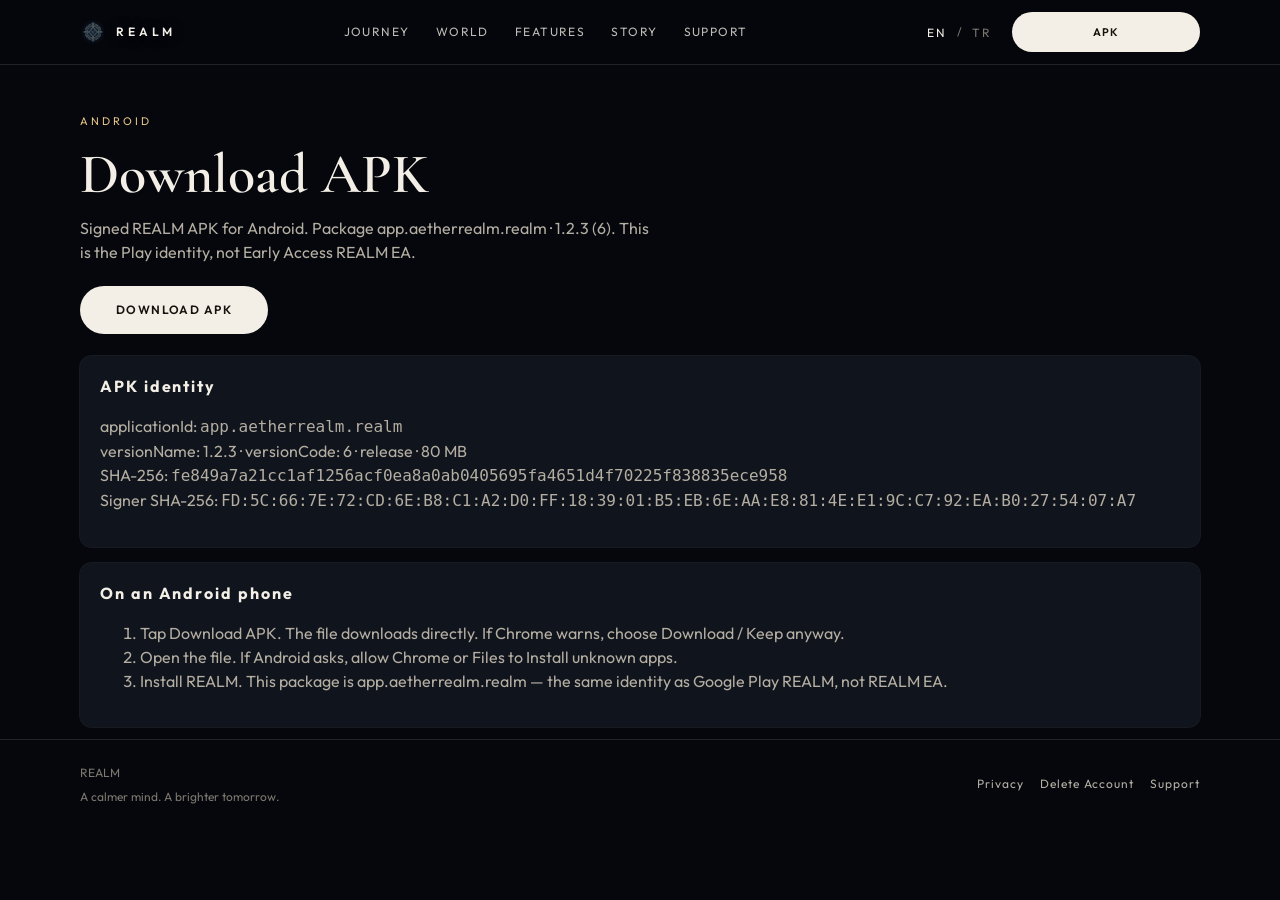
<file: download/index.html>
<!doctype html>
<html lang="en" translate="no">
<head>
  <meta charset="utf-8">
  <meta name="google" content="notranslate">
  <meta name="viewport" content="width=device-width, initial-scale=1, viewport-fit=cover">
  <title>Download REALM APK</title>
  <meta name="description" content="Download the signed REALM Android APK. app.aetherrealm.realm 1.2.3 (6).">
  <meta name="theme-color" content="#05070d">
  <link rel="canonical" href="https://aetherrealmapp.github.io/download/">
  <meta property="og:title" content="Download REALM APK">
  <meta property="og:description" content="Download the signed REALM Android APK. app.aetherrealm.realm 1.2.3 (6).">
  <meta property="og:type" content="website">
  <meta property="og:url" content="https://aetherrealmapp.github.io/download/">
  <meta property="og:image" content="https://aetherrealmapp.github.io/assets/brand/og.jpg">
  <link rel="icon" href="../assets/brand/icon-512.png">
  <link rel="apple-touch-icon" href="../assets/brand/icon-512.png">
  <link rel="preconnect" href="https://fonts.googleapis.com">
  <link rel="preconnect" href="https://fonts.gstatic.com" crossorigin>
  <link href="https://fonts.googleapis.com/css2?family=Cormorant+Garamond:ital,wght@0,500;0,600;1,500&family=Outfit:wght@400;500;600;700&display=swap" rel="stylesheet">
  <link rel="stylesheet" href="../assets/site.css">
</head>
<body>

  <a class="skip" href="#content">Skip to content</a>
  <header class="site-header">
    <div class="wrap nav">
      <a class="brand notranslate" translate="no" href="../">
        <img src="../assets/brand/icon-512.png" alt="" width="28" height="28">
        REALM
      </a>
      <nav class="nav-links" aria-label="Primary">
        <a href="../#journey" data-en="Journey" data-tr="Yolculuk">Journey</a>
        <a href="../#grove" data-en="World" data-tr="Dünya">World</a>
        <a href="../#experience" data-en="Features" data-tr="Özellikler">Features</a>
        <a href="../#aether" data-en="Story" data-tr="Hikaye">Story</a>
        <a href="../support/" data-en="Support" data-tr="Destek">Support</a>
      </nav>
      <div class="nav-end">
        <div class="lang-switch notranslate" translate="no" role="group" aria-label="Language">
          <button type="button" class="lang-btn" data-set-lang="en" lang="en" translate="no" aria-pressed="true">EN</button>
          <span class="lang-sep" aria-hidden="true">/</span>
          <button type="button" class="lang-btn" data-set-lang="tr" lang="tr" translate="no" aria-pressed="false">TR</button>
        </div>
        <a class="cta cta-nav" data-apk href="https://github.com/AetherRealmApp/realm/releases/download/play-1.2.3-6/REALM-Play-app.aetherrealm.realm-1.2.3%2B6.apk" download="REALM-Play-app.aetherrealm.realm-1.2.3+6.apk">
          <span data-en="APK" data-tr="APK">APK</span>
        </a>
        <button class="menu-btn" type="button" aria-expanded="false" aria-controls="site-drawer" data-en-aria="Open menu" data-tr-aria="Menüyü aç">Menu</button>
      </div>
    </div>
    <nav class="drawer" id="site-drawer" aria-label="Mobile">
      <a href="../#journey" data-en="Journey" data-tr="Yolculuk">Journey</a>
      <a href="../#grove" data-en="World" data-tr="Dünya">World</a>
      <a href="../#experience" data-en="Features" data-tr="Özellikler">Features</a>
      <a href="../#aether" data-en="Story" data-tr="Hikaye">Story</a>
      <a href="../support/" data-en="Support" data-tr="Destek">Support</a>
      <a data-apk href="https://github.com/AetherRealmApp/realm/releases/download/play-1.2.3-6/REALM-Play-app.aetherrealm.realm-1.2.3%2B6.apk" download="REALM-Play-app.aetherrealm.realm-1.2.3+6.apk" data-en="Download APK" data-tr="APK İndir">Download APK</a>
    </nav>
  </header>

  <main id="content" class="page-hero">
    <div class="wrap">
      <p class="eyebrow">Android</p>
      <h1 data-en="Download APK" data-tr="APK İndir">Download APK</h1>
      <p class="lead" data-en="Signed REALM APK for Android. Package app.aetherrealm.realm · 1.2.3 (6). This is the Play identity, not Early Access REALM EA." data-tr="Android için imzalı REALM APK. Paket app.aetherrealm.realm · 1.2.3 (6). Bu Play kimliğidir; Early Access REALM EA değildir.">Signed REALM APK for Android. Package app.aetherrealm.realm · 1.2.3 (6). This is the Play identity, not Early Access REALM EA.</p>
      <div class="cta-row" style="margin-top:22px">
        <a class="cta cta-primary"
           data-apk
           href="https://github.com/AetherRealmApp/realm/releases/download/play-1.2.3-6/REALM-Play-app.aetherrealm.realm-1.2.3%2B6.apk"
           download="REALM-Play-app.aetherrealm.realm-1.2.3+6.apk"
           data-en="Download APK"
           data-tr="APK İndir">Download APK</a>
      </div>
      <div class="notice" style="margin-top:22px">
        <strong>APK identity</strong>
        <p>applicationId: <code>app.aetherrealm.realm</code><br>
        versionName: 1.2.3 · versionCode: 6 · release · 80 MB<br>
        SHA-256: <code>fe849a7a21cc1af1256acf0ea8a0ab0405695fa4651d4f70225f838835ece958</code><br>
        Signer SHA-256: <code>FD:5C:66:7E:72:CD:6E:B8:C1:A2:D0:FF:18:39:01:B5:EB:6E:AA:E8:81:4E:E1:9C:C7:92:EA:B0:27:54:07:A7</code></p>
      </div>
      <div class="notice" style="margin-top:16px">
        <strong data-en="On an Android phone" data-tr="Android telefonda">On an Android phone</strong>
        <ol>
          <li data-en="Tap Download APK. The file downloads directly. If Chrome warns, choose Download / Keep anyway." data-tr="APK İndir’e dokun. Dosya doğrudan iner. Chrome uyarırsa İndir / Yine de sakla’yı seç.">Tap Download APK. The file downloads directly. If Chrome warns, choose Download / Keep anyway.</li>
          <li data-en="Open the file. If Android asks, allow Chrome or Files to Install unknown apps." data-tr="Dosyayı aç. Android isterse Chrome veya Dosyalar için Bilinmeyen uygulamalar yükleme iznini ver.">Open the file. If Android asks, allow Chrome or Files to Install unknown apps.</li>
          <li data-en="Install REALM. This package is app.aetherrealm.realm — the same identity as Google Play REALM, not REALM EA." data-tr="REALM’i kur. Bu paket app.aetherrealm.realm — Google Play REALM ile aynı kimlik, REALM EA değil.">Install REALM. This package is app.aetherrealm.realm — the same identity as Google Play REALM, not REALM EA.</li>
        </ol>
      </div>
    </div>
  </main>

  <footer>
    <div class="wrap foot">
      <div class="foot-brand">
        <div>REALM</div>
        <p data-en="A calmer mind. A brighter tomorrow." data-tr="Daha sakin bir zihin. Daha aydınlık bir yarın.">A calmer mind. A brighter tomorrow.</p>
      </div>
      <nav>
        <a href="../privacy/" data-en="Privacy" data-tr="Gizlilik">Privacy</a>
        <a href="../delete-account/" data-en="Delete Account" data-tr="Hesabı Sil">Delete Account</a>
        <a href="../support/" data-en="Support" data-tr="Destek">Support</a>
      </nav>
    </div>
  </footer>
  <script src="../assets/site.js"></script>
</body>
</html>
</file>
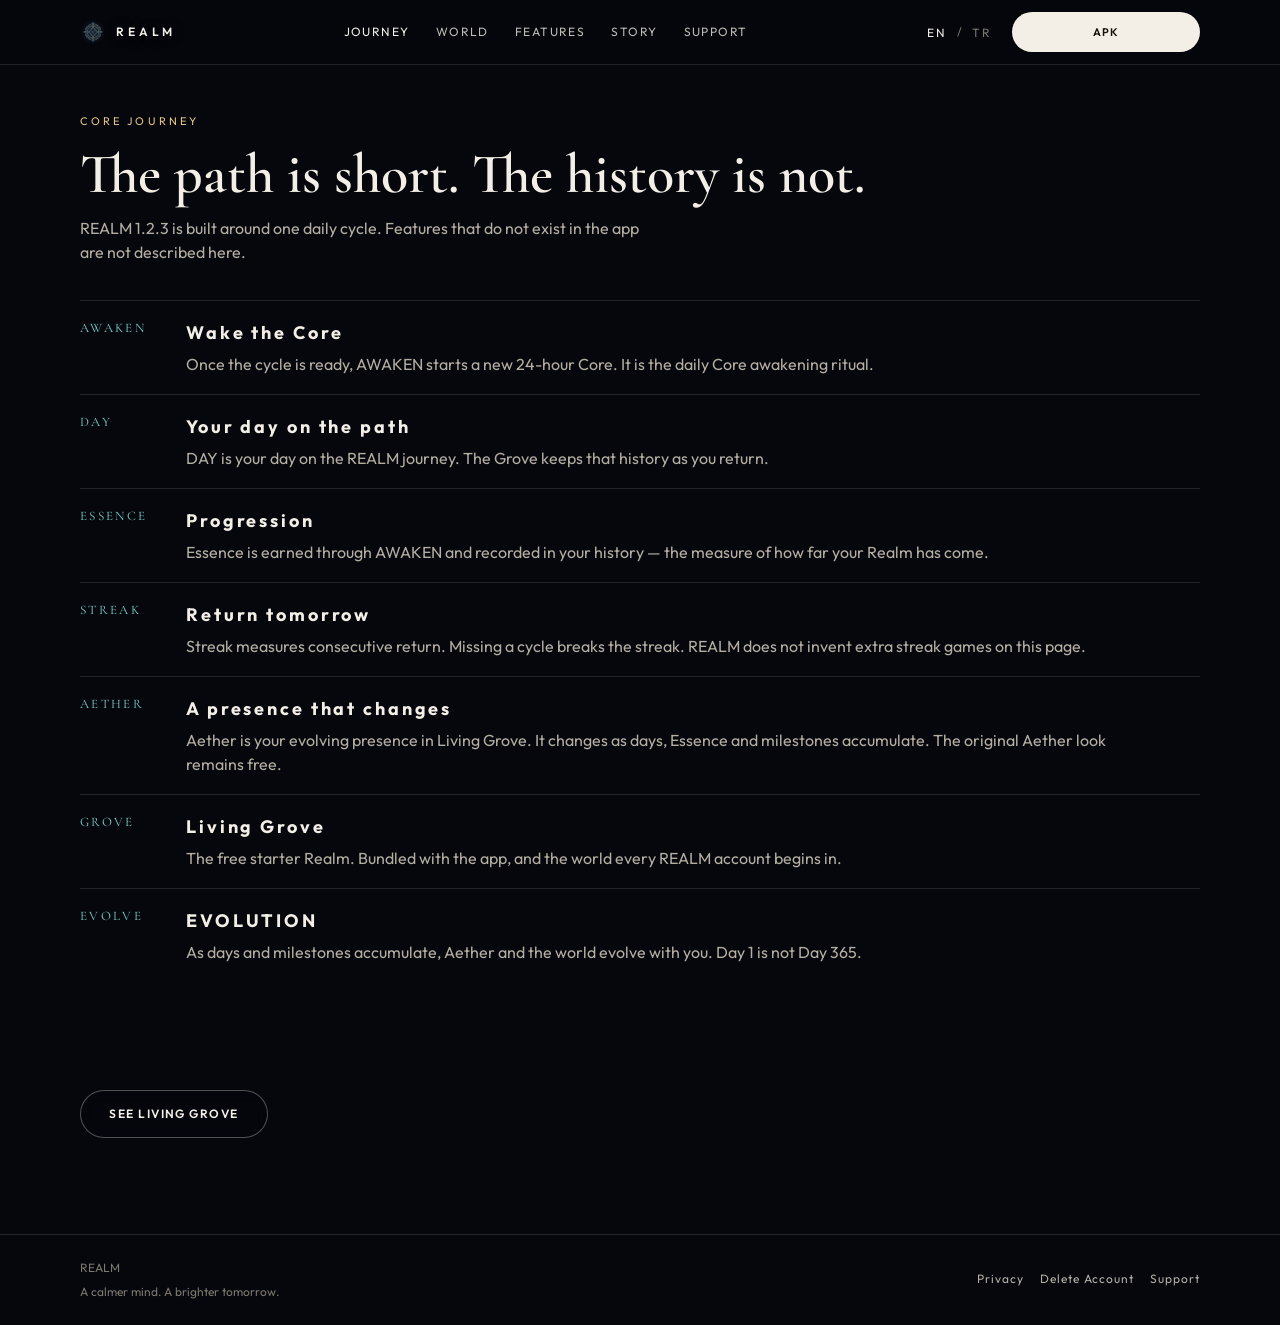
<file: journey/index.html>
<!doctype html>
<html lang="en" translate="no">
<head>
  <meta charset="utf-8">
  <meta name="google" content="notranslate">
  <meta name="viewport" content="width=device-width, initial-scale=1, viewport-fit=cover">
  <title>Journey — REALM</title>
  <meta name="description" content="AWAKEN, Essence, streak, Aether, Living Grove and evolution — the real REALM progression.">
  <meta name="theme-color" content="#05070d">
  <link rel="canonical" href="https://aetherrealmapp.github.io/journey/">
  <meta property="og:title" content="Journey — REALM">
  <meta property="og:description" content="AWAKEN, Essence, streak, Aether, Living Grove and evolution — the real REALM progression.">
  <meta property="og:type" content="website">
  <meta property="og:url" content="https://aetherrealmapp.github.io/journey/">
  <meta property="og:image" content="https://aetherrealmapp.github.io/assets/brand/og.jpg">
  <link rel="icon" href="../assets/brand/icon-512.png">
  <link rel="apple-touch-icon" href="../assets/brand/icon-512.png">
  <link rel="preconnect" href="https://fonts.googleapis.com">
  <link rel="preconnect" href="https://fonts.gstatic.com" crossorigin>
  <link href="https://fonts.googleapis.com/css2?family=Cormorant+Garamond:ital,wght@0,500;0,600;1,500&family=Outfit:wght@400;500;600;700&display=swap" rel="stylesheet">
  <link rel="stylesheet" href="../assets/site.css">
</head>
<body>

  <a class="skip" href="#content">Skip to content</a>
  <header class="site-header">
    <div class="wrap nav">
      <a class="brand notranslate" translate="no" href="../">
        <img src="../assets/brand/icon-512.png" alt="" width="28" height="28">
        REALM
      </a>
      <nav class="nav-links" aria-label="Primary">
        <a href="../#journey" aria-current="page" data-en="Journey" data-tr="Yolculuk">Journey</a>
        <a href="../#grove" data-en="World" data-tr="Dünya">World</a>
        <a href="../#experience" data-en="Features" data-tr="Özellikler">Features</a>
        <a href="../#aether" data-en="Story" data-tr="Hikaye">Story</a>
        <a href="../support/" data-en="Support" data-tr="Destek">Support</a>
      </nav>
      <div class="nav-end">
        <div class="lang-switch notranslate" translate="no" role="group" aria-label="Language">
          <button type="button" class="lang-btn" data-set-lang="en" lang="en" translate="no" aria-pressed="true">EN</button>
          <span class="lang-sep" aria-hidden="true">/</span>
          <button type="button" class="lang-btn" data-set-lang="tr" lang="tr" translate="no" aria-pressed="false">TR</button>
        </div>
        <a class="cta cta-nav" data-apk href="https://github.com/AetherRealmApp/realm/releases/download/play-1.2.3-6/REALM-Play-app.aetherrealm.realm-1.2.3%2B6.apk" download="REALM-Play-app.aetherrealm.realm-1.2.3+6.apk">
          <span data-en="APK" data-tr="APK">APK</span>
        </a>
        <button class="menu-btn" type="button" aria-expanded="false" aria-controls="site-drawer" data-en-aria="Open menu" data-tr-aria="Menüyü aç">Menu</button>
      </div>
    </div>
    <nav class="drawer" id="site-drawer" aria-label="Mobile">
      <a href="../#journey" aria-current="page" data-en="Journey" data-tr="Yolculuk">Journey</a>
      <a href="../#grove" data-en="World" data-tr="Dünya">World</a>
      <a href="../#experience" data-en="Features" data-tr="Özellikler">Features</a>
      <a href="../#aether" data-en="Story" data-tr="Hikaye">Story</a>
      <a href="../support/" data-en="Support" data-tr="Destek">Support</a>
      <a data-apk href="https://github.com/AetherRealmApp/realm/releases/download/play-1.2.3-6/REALM-Play-app.aetherrealm.realm-1.2.3%2B6.apk" download="REALM-Play-app.aetherrealm.realm-1.2.3+6.apk" data-en="Download APK" data-tr="APK İndir">Download APK</a>
    </nav>
  </header>

  <main id="content" class="page-hero">
    <div class="wrap">
      <p class="eyebrow">Core Journey</p>
      <h1 data-en="The path is short. The history is not." data-tr="Yol kısa. Geçmiş değil.">The path is short. The history is not.</h1>
      <p class="lead" data-en="REALM 1.2.3 is built around one daily cycle. Features that do not exist in the app are not described here." data-tr="REALM 1.2.3 tek günlük döngü etrafında kuruludur. Uygulamada olmayan özellikler burada anlatılmaz.">REALM 1.2.3 is built around one daily cycle. Features that do not exist in the app are not described here.</p>
      <div class="journey">
        <div class="step"><div class="step-index">AWAKEN</div><div><h3 data-en="Wake the Core" data-tr="Core’u uyandır">Wake the Core</h3><p data-en="Once the cycle is ready, AWAKEN starts a new 24-hour Core. It is the daily Core awakening ritual." data-tr="Döngü hazır olduğunda AWAKEN yeni 24 saatlik Core’u başlatır. Günlük Core uyanış ritüelidir.">Once the cycle is ready, AWAKEN starts a new 24-hour Core. It is the daily Core awakening ritual.</p></div></div>
        <div class="step"><div class="step-index">DAY</div><div><h3 data-en="Your day on the path" data-tr="Yoldaki günün">Your day on the path</h3><p data-en="DAY is your day on the REALM journey. The Grove keeps that history as you return." data-tr="DAY, REALM yolculuğundaki günündür. Geri döndükçe Grove bu geçmişi tutar.">DAY is your day on the REALM journey. The Grove keeps that history as you return.</p></div></div>
        <div class="step"><div class="step-index">ESSENCE</div><div><h3 data-en="Progression" data-tr="İlerleme">Progression</h3><p data-en="Essence is earned through AWAKEN and recorded in your history — the measure of how far your Realm has come." data-tr="Essence, AWAKEN ile kazanılır ve geçmişine işlenir — Realm’inin ne kadar yol aldığının ölçüsü.">Essence is earned through AWAKEN and recorded in your history — the measure of how far your Realm has come.</p></div></div>
        <div class="step"><div class="step-index">STREAK</div><div><h3 data-en="Return tomorrow" data-tr="Yarın geri dön">Return tomorrow</h3><p data-en="Streak measures consecutive return. Missing a cycle breaks the streak. REALM does not invent extra streak games on this page." data-tr="Seri, ardışık dönüşü ölçer. Bir döngüyü kaçırmak seriyi kırar. Bu sayfada ekstra seri oyunları uydurulmaz.">Streak measures consecutive return. Missing a cycle breaks the streak. REALM does not invent extra streak games on this page.</p></div></div>
        <div class="step"><div class="step-index">AETHER</div><div><h3 data-en="A presence that changes" data-tr="Değişen bir varlık">A presence that changes</h3><p data-en="Aether is your evolving presence in Living Grove. It changes as days, Essence and milestones accumulate. The original Aether look remains free." data-tr="Aether, Living Grove’taki gelişen varlığındır. Günler, Essence ve kilometre taşları biriktikçe değişir. Orijinal Aether görünümü ücretsizdir.">Aether is your evolving presence in Living Grove. It changes as days, Essence and milestones accumulate. The original Aether look remains free.</p></div></div>
        <div class="step"><div class="step-index">GROVE</div><div><h3>Living Grove</h3><p data-en="The free starter Realm. Bundled with the app, and the world every REALM account begins in." data-tr="Ücretsiz başlangıç Realm’i. Uygulamayla birlikte gelir ve her REALM hesabının başladığı dünyadır.">The free starter Realm. Bundled with the app, and the world every REALM account begins in.</p></div></div>
        <div class="step"><div class="step-index">EVOLVE</div><div><h3>EVOLUTION</h3><p data-en="As days and milestones accumulate, Aether and the world evolve with you. Day 1 is not Day 365." data-tr="Günler ve kilometre taşları biriktikçe Aether ve dünya seninle evrilir. 1. gün, 365. gün değildir.">As days and milestones accumulate, Aether and the world evolve with you. Day 1 is not Day 365.</p></div></div>
      </div>
    </div>
  </main>
  <section class="section"><div class="wrap">
    <a class="cta cta-ghost" href="../living-grove/" data-en="See Living Grove" data-tr="Living Grove’u gör">See Living Grove</a>
  </div></section>

  <footer>
    <div class="wrap foot">
      <div class="foot-brand">
        <div>REALM</div>
        <p data-en="A calmer mind. A brighter tomorrow." data-tr="Daha sakin bir zihin. Daha aydınlık bir yarın.">A calmer mind. A brighter tomorrow.</p>
      </div>
      <nav>
        <a href="../privacy/" data-en="Privacy" data-tr="Gizlilik">Privacy</a>
        <a href="../delete-account/" data-en="Delete Account" data-tr="Hesabı Sil">Delete Account</a>
        <a href="../support/" data-en="Support" data-tr="Destek">Support</a>
      </nav>
    </div>
  </footer>
  <script src="../assets/site.js"></script>
</body>
</html>
</file>
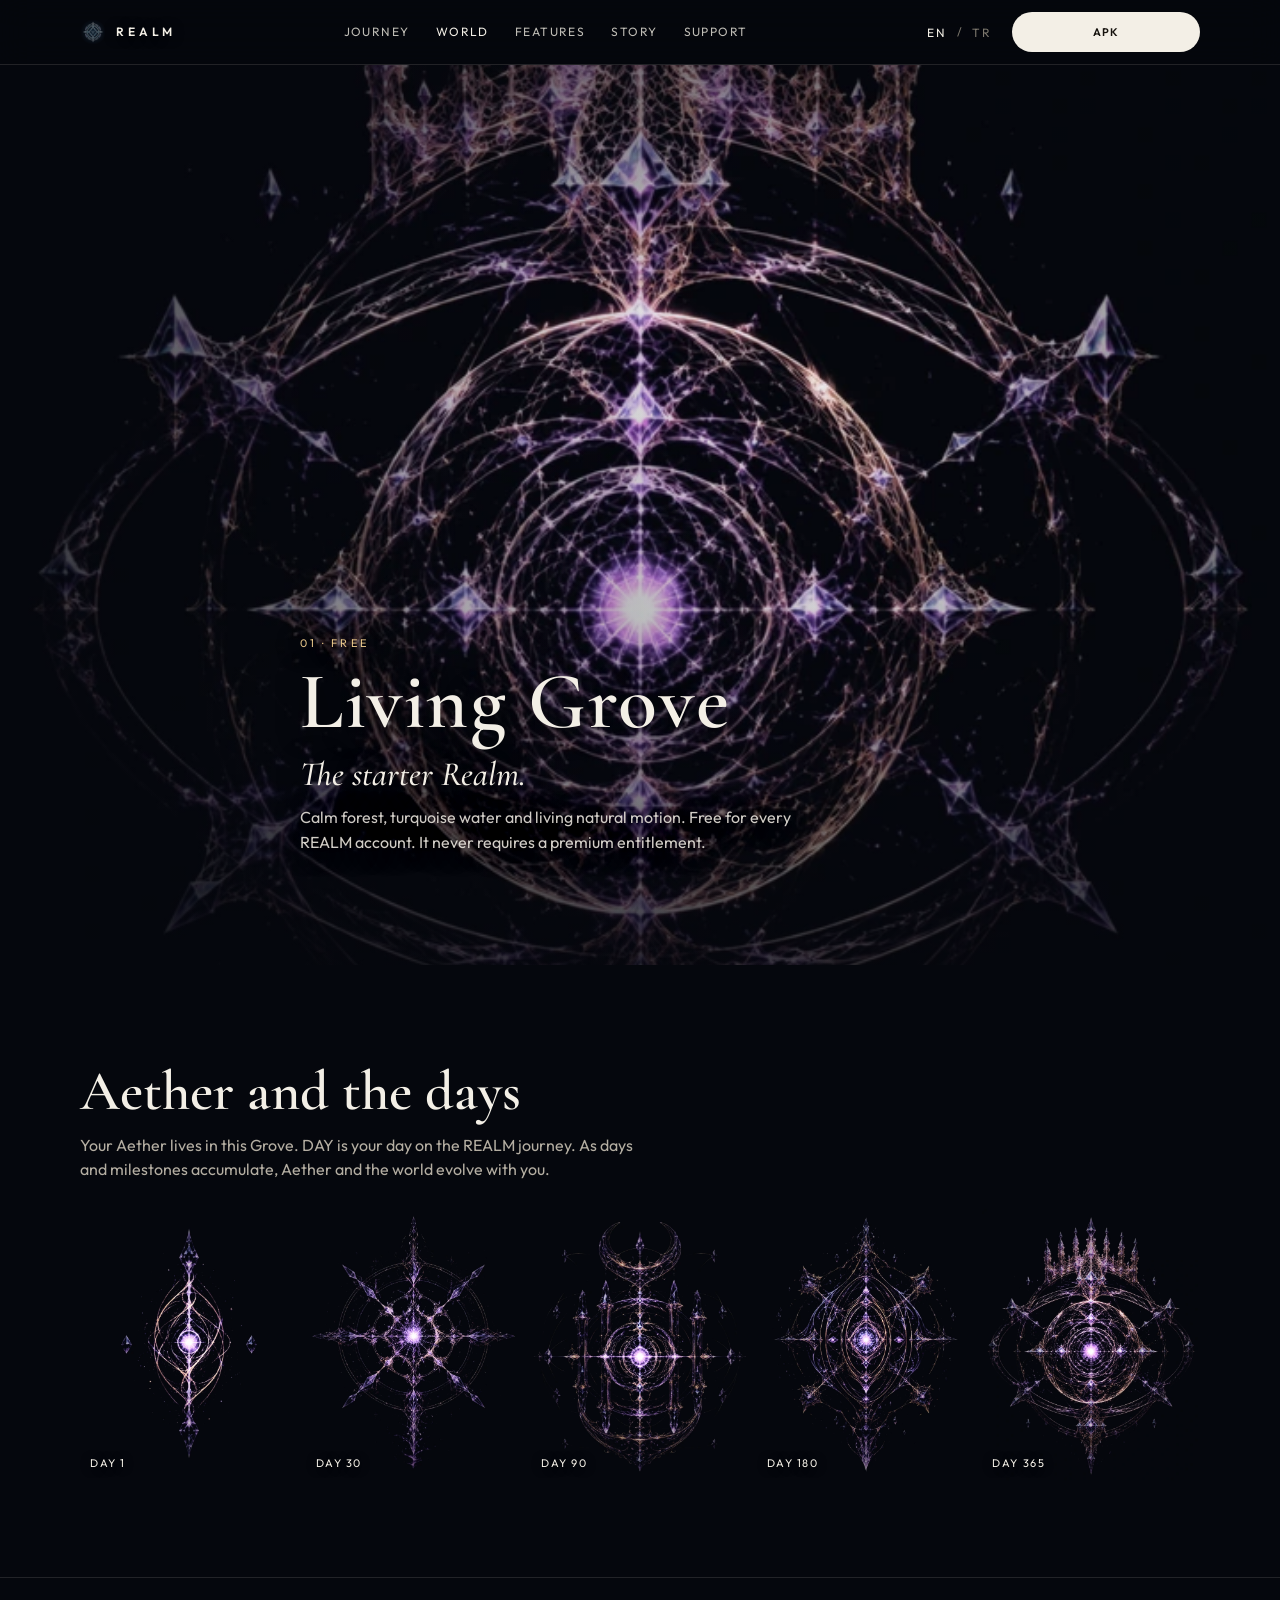
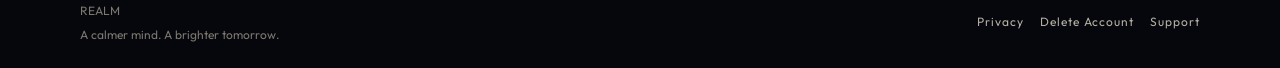
<file: living-grove/index.html>
<!doctype html>
<html lang="en" translate="no">
<head>
  <meta charset="utf-8">
  <meta name="google" content="notranslate">
  <meta name="viewport" content="width=device-width, initial-scale=1, viewport-fit=cover">
  <title>Living Grove — REALM</title>
  <meta name="description" content="Living Grove is the free starter Realm. Calm forest, turquoise water, living motion.">
  <meta name="theme-color" content="#05070d">
  <link rel="canonical" href="https://aetherrealmapp.github.io/living-grove/">
  <meta property="og:title" content="Living Grove — REALM">
  <meta property="og:description" content="Living Grove is the free starter Realm. Calm forest, turquoise water, living motion.">
  <meta property="og:type" content="website">
  <meta property="og:url" content="https://aetherrealmapp.github.io/living-grove/">
  <meta property="og:image" content="https://aetherrealmapp.github.io/assets/brand/og.jpg">
  <link rel="icon" href="../assets/brand/icon-512.png">
  <link rel="apple-touch-icon" href="../assets/brand/icon-512.png">
  <link rel="preconnect" href="https://fonts.googleapis.com">
  <link rel="preconnect" href="https://fonts.gstatic.com" crossorigin>
  <link href="https://fonts.googleapis.com/css2?family=Cormorant+Garamond:ital,wght@0,500;0,600;1,500&family=Outfit:wght@400;500;600;700&display=swap" rel="stylesheet">
  <link rel="stylesheet" href="../assets/site.css">
</head>
<body>

  <a class="skip" href="#content">Skip to content</a>
  <header class="site-header">
    <div class="wrap nav">
      <a class="brand notranslate" translate="no" href="../">
        <img src="../assets/brand/icon-512.png" alt="" width="28" height="28">
        REALM
      </a>
      <nav class="nav-links" aria-label="Primary">
        <a href="../#journey" data-en="Journey" data-tr="Yolculuk">Journey</a>
        <a href="../#grove" aria-current="page" data-en="World" data-tr="Dünya">World</a>
        <a href="../#experience" data-en="Features" data-tr="Özellikler">Features</a>
        <a href="../#aether" data-en="Story" data-tr="Hikaye">Story</a>
        <a href="../support/" data-en="Support" data-tr="Destek">Support</a>
      </nav>
      <div class="nav-end">
        <div class="lang-switch notranslate" translate="no" role="group" aria-label="Language">
          <button type="button" class="lang-btn" data-set-lang="en" lang="en" translate="no" aria-pressed="true">EN</button>
          <span class="lang-sep" aria-hidden="true">/</span>
          <button type="button" class="lang-btn" data-set-lang="tr" lang="tr" translate="no" aria-pressed="false">TR</button>
        </div>
        <a class="cta cta-nav" data-apk href="https://github.com/AetherRealmApp/realm/releases/download/play-1.2.3-6/REALM-Play-app.aetherrealm.realm-1.2.3%2B6.apk" download="REALM-Play-app.aetherrealm.realm-1.2.3+6.apk">
          <span data-en="APK" data-tr="APK">APK</span>
        </a>
        <button class="menu-btn" type="button" aria-expanded="false" aria-controls="site-drawer" data-en-aria="Open menu" data-tr-aria="Menüyü aç">Menu</button>
      </div>
    </div>
    <nav class="drawer" id="site-drawer" aria-label="Mobile">
      <a href="../#journey" data-en="Journey" data-tr="Yolculuk">Journey</a>
      <a href="../#grove" aria-current="page" data-en="World" data-tr="Dünya">World</a>
      <a href="../#experience" data-en="Features" data-tr="Özellikler">Features</a>
      <a href="../#aether" data-en="Story" data-tr="Hikaye">Story</a>
      <a href="../support/" data-en="Support" data-tr="Destek">Support</a>
      <a data-apk href="https://github.com/AetherRealmApp/realm/releases/download/play-1.2.3-6/REALM-Play-app.aetherrealm.realm-1.2.3%2B6.apk" download="REALM-Play-app.aetherrealm.realm-1.2.3+6.apk" data-en="Download APK" data-tr="APK İndir">Download APK</a>
    </nav>
  </header>

  <section class="hero" id="content">
    <div class="hero-bg"><img src="../assets/grove/day365.webp" alt="" width="720" height="899" fetchpriority="high" decoding="async"></div>
    <div class="wrap hero-copy">
      <p class="eyebrow">01 · FREE</p>
      <h1>Living Grove</h1>
      <p class="intent" data-en="The starter Realm." data-tr="Başlangıç Realm’i.">The starter Realm.</p>
      <p class="lede" data-en="Calm forest, turquoise water and living natural motion. Free for every REALM account. It never requires a premium entitlement." data-tr="Sakin orman, turkuaz su ve yaşayan doğal hareket. Her REALM hesabında ücretsizdir. Premium yetkisi asla gerektirmez.">Calm forest, turquoise water and living natural motion. Free for every REALM account. It never requires a premium entitlement.</p>
    </div>
  </section>
  <section class="section">
    <div class="wrap">
      <h2 data-en="Aether and the days" data-tr="Aether ve günler">Aether and the days</h2>
      <p class="lead" data-en="Your Aether lives in this Grove. DAY is your day on the REALM journey. As days and milestones accumulate, Aether and the world evolve with you." data-tr="Aether’ın bu Grove’ta yaşar. DAY, REALM yolculuğundaki günündür. Günler ve kilometre taşları biriktikçe Aether ve dünya seninle evrilir.">Your Aether lives in this Grove. DAY is your day on the REALM journey. As days and milestones accumulate, Aether and the world evolve with you.</p>
      <div class="still-grid" style="margin-top:28px">
        <figure class="still"><img src="../assets/grove/day1.webp" alt="Living Grove day 1" width="720" height="899" loading="lazy" decoding="async"><figcaption>DAY 1</figcaption></figure>
        <figure class="still"><img src="../assets/grove/day30.webp" alt="Living Grove day 30" width="720" height="899" loading="lazy" decoding="async"><figcaption>DAY 30</figcaption></figure>
        <figure class="still"><img src="../assets/grove/day90.webp" alt="Living Grove day 90" width="720" height="899" loading="lazy" decoding="async"><figcaption>DAY 90</figcaption></figure>
        <figure class="still"><img src="../assets/grove/day180.webp" alt="Living Grove day 180" width="720" height="899" loading="lazy" decoding="async"><figcaption>DAY 180</figcaption></figure>
        <figure class="still"><img src="../assets/grove/day365.webp" alt="Living Grove day 365" width="720" height="899" loading="lazy" decoding="async"><figcaption>DAY 365</figcaption></figure>
      </div>
    </div>
  </section>

  <footer>
    <div class="wrap foot">
      <div class="foot-brand">
        <div>REALM</div>
        <p data-en="A calmer mind. A brighter tomorrow." data-tr="Daha sakin bir zihin. Daha aydınlık bir yarın.">A calmer mind. A brighter tomorrow.</p>
      </div>
      <nav>
        <a href="../privacy/" data-en="Privacy" data-tr="Gizlilik">Privacy</a>
        <a href="../delete-account/" data-en="Delete Account" data-tr="Hesabı Sil">Delete Account</a>
        <a href="../support/" data-en="Support" data-tr="Destek">Support</a>
      </nav>
    </div>
  </footer>
  <script src="../assets/site.js"></script>
</body>
</html>
</file>
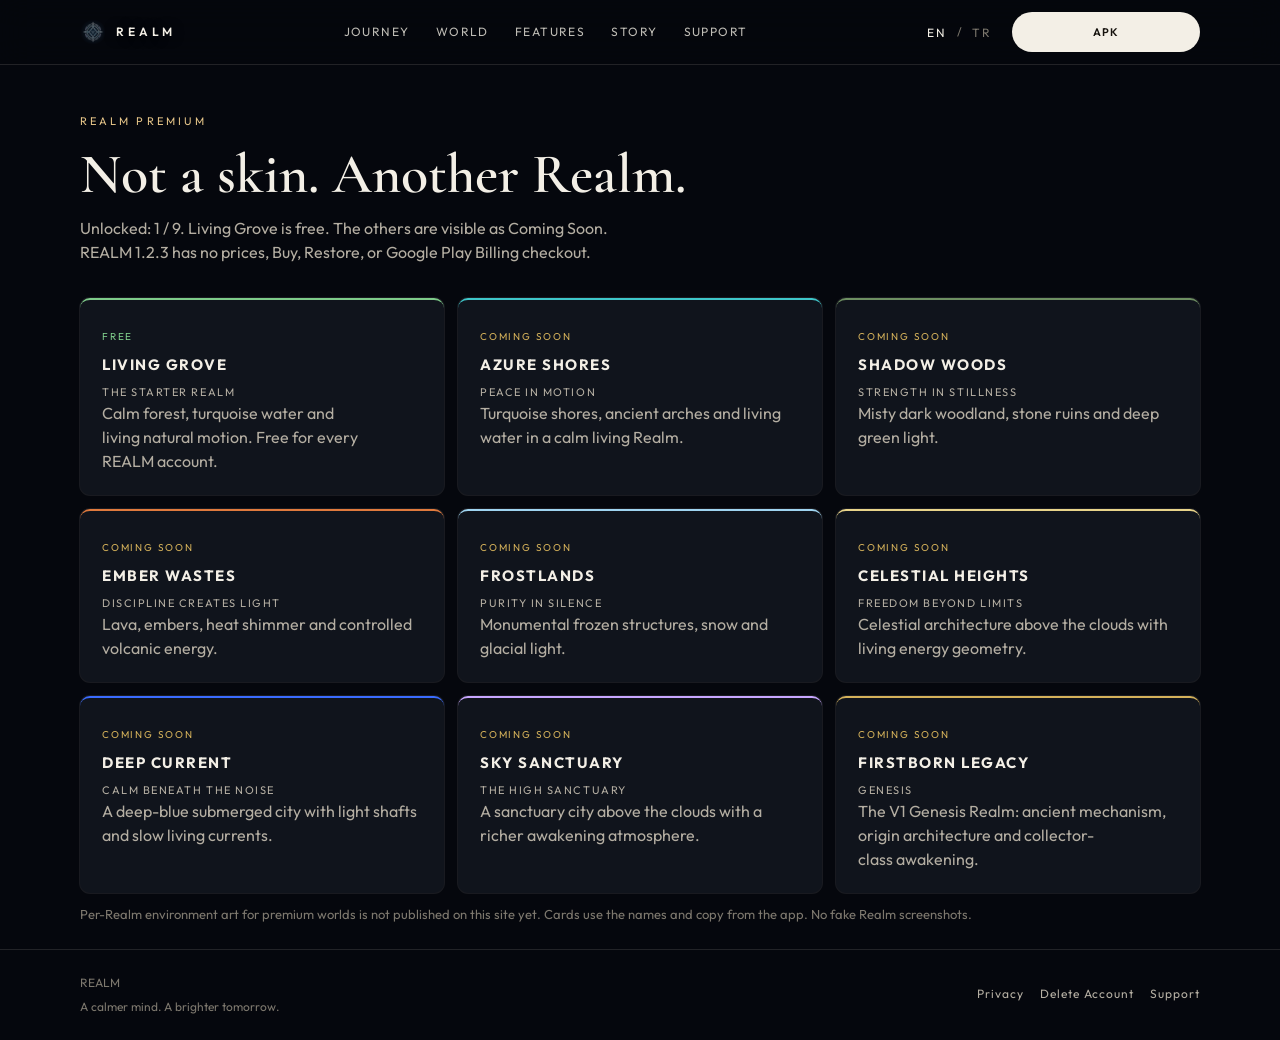
<file: premium/index.html>
<!doctype html>
<html lang="en" translate="no">
<head>
  <meta charset="utf-8">
  <meta name="google" content="notranslate">
  <meta name="viewport" content="width=device-width, initial-scale=1, viewport-fit=cover">
  <title>REALM Premium — Coming Soon</title>
  <meta name="description" content="Living Grove is free. Eight premium Realms are coming soon. No prices and no purchase.">
  <meta name="theme-color" content="#05070d">
  <link rel="canonical" href="https://aetherrealmapp.github.io/premium/">
  <meta property="og:title" content="REALM Premium — Coming Soon">
  <meta property="og:description" content="Living Grove is free. Eight premium Realms are coming soon. No prices and no purchase.">
  <meta property="og:type" content="website">
  <meta property="og:url" content="https://aetherrealmapp.github.io/premium/">
  <meta property="og:image" content="https://aetherrealmapp.github.io/assets/brand/og.jpg">
  <link rel="icon" href="../assets/brand/icon-512.png">
  <link rel="apple-touch-icon" href="../assets/brand/icon-512.png">
  <link rel="preconnect" href="https://fonts.googleapis.com">
  <link rel="preconnect" href="https://fonts.gstatic.com" crossorigin>
  <link href="https://fonts.googleapis.com/css2?family=Cormorant+Garamond:ital,wght@0,600;1,500&family=Outfit:wght@400;500;600;700&display=swap" rel="stylesheet">
  <link rel="stylesheet" href="../assets/site.css">
  
</head>
<body>

  <a class="skip" href="#content">Skip to content</a>
  <header class="site-header">
    <div class="wrap nav">
      <a class="brand notranslate" translate="no" href="../">
        <img src="../assets/brand/icon-512.png" alt="" width="28" height="28">
        REALM
      </a>
      <nav class="nav-links" aria-label="Primary">
        <a href="../#journey" data-en="Journey" data-tr="Yolculuk">Journey</a>
        <a href="../#grove" data-en="World" data-tr="Dünya">World</a>
        <a href="../#experience" data-en="Features" data-tr="Özellikler">Features</a>
        <a href="../#aether" data-en="Story" data-tr="Hikaye">Story</a>
        <a href="../support/" data-en="Support" data-tr="Destek">Support</a>
      </nav>
      <div class="nav-end">
        <div class="lang-switch notranslate" translate="no" role="group" aria-label="Language">
          <button type="button" class="lang-btn" data-set-lang="en" lang="en" translate="no" aria-pressed="true">EN</button>
          <span class="lang-sep" aria-hidden="true">/</span>
          <button type="button" class="lang-btn" data-set-lang="tr" lang="tr" translate="no" aria-pressed="false">TR</button>
        </div>
        <a class="cta cta-nav" data-apk href="https://github.com/AetherRealmApp/realm/releases/download/play-1.2.3-6/REALM-Play-app.aetherrealm.realm-1.2.3%2B6.apk" download="REALM-Play-app.aetherrealm.realm-1.2.3+6.apk">
          <span data-en="APK" data-tr="APK">APK</span>
        </a>
        <button class="menu-btn" type="button" aria-expanded="false" aria-controls="site-drawer" data-en-aria="Open menu" data-tr-aria="Menüyü aç">Menu</button>
      </div>
    </div>
    <nav class="drawer" id="site-drawer" aria-label="Mobile">
      <a href="../#journey" data-en="Journey" data-tr="Yolculuk">Journey</a>
      <a href="../#grove" data-en="World" data-tr="Dünya">World</a>
      <a href="../#experience" data-en="Features" data-tr="Özellikler">Features</a>
      <a href="../#aether" data-en="Story" data-tr="Hikaye">Story</a>
      <a href="../support/" data-en="Support" data-tr="Destek">Support</a>
      <a data-apk href="https://github.com/AetherRealmApp/realm/releases/download/play-1.2.3-6/REALM-Play-app.aetherrealm.realm-1.2.3%2B6.apk" download="REALM-Play-app.aetherrealm.realm-1.2.3+6.apk" data-en="Download APK" data-tr="APK İndir">Download APK</a>
    </nav>
  </header>

  <main id="content" class="page-hero">
    <div class="wrap">
      <p class="eyebrow">REALM Premium</p>
      <h1 data-en="Not a skin. Another Realm." data-tr="Bir skin değil. Başka bir Realm.">Not a skin. Another Realm.</h1>
      <p class="lead" data-en="Unlocked: 1 / 9. Living Grove is free. The others are visible as Coming Soon. REALM 1.2.3 has no prices, Buy, Restore, or Google Play Billing checkout." data-tr="Açık: 1 / 9. Living Grove ücretsiz. Diğerleri Yakında olarak görünür. REALM 1.2.3’de fiyat, Satın Al, Geri Yükle veya Google Play Billing ödemesi yoktur.">Unlocked: 1 / 9. Living Grove is free. The others are visible as Coming Soon. REALM 1.2.3 has no prices, Buy, Restore, or Google Play Billing checkout.</p>
      <div class="grid"><article class="card" style="border-top: 2px solid #7ECB8A">
            <span class="tag free" data-en="FREE" data-tr="ÜCRETSİZ">FREE</span>
            <h3>LIVING GROVE</h3>
            <p class="motto" data-en="THE STARTER REALM" data-tr="BAŞLANGIÇ REALM’İ">THE STARTER REALM</p>
            <p data-en="Calm forest, turquoise water and living natural motion. Free for every REALM account." data-tr="Sakin orman, turkuaz su ve yaşayan doğal hareket. Her REALM hesabında ücretsiz.">Calm forest, turquoise water and living natural motion. Free for every REALM account.</p>
          </article>
<article class="card" style="border-top: 2px solid #3EC6C9">
            <span class="tag soon" data-en="COMING SOON" data-tr="YAKINDA">COMING SOON</span>
            <h3>AZURE SHORES</h3>
            <p class="motto" data-en="PEACE IN MOTION" data-tr="HAREKETTE HUZUR">PEACE IN MOTION</p>
            <p data-en="Turquoise shores, ancient arches and living water in a calm living Realm." data-tr="Turkuaz kıyılar, kadim kemerler ve hareket eden suyla sakin bir yaşayan Realm.">Turquoise shores, ancient arches and living water in a calm living Realm.</p>
          </article>
<article class="card" style="border-top: 2px solid #6E8F62">
            <span class="tag soon" data-en="COMING SOON" data-tr="YAKINDA">COMING SOON</span>
            <h3>SHADOW WOODS</h3>
            <p class="motto" data-en="STRENGTH IN STILLNESS" data-tr="DURULUKTA GÜÇ">STRENGTH IN STILLNESS</p>
            <p data-en="Misty dark woodland, stone ruins and deep green light." data-tr="Sisli koyu orman, taş kalıntılar ve derin yeşil ışık.">Misty dark woodland, stone ruins and deep green light.</p>
          </article>
<article class="card" style="border-top: 2px solid #E07A3D">
            <span class="tag soon" data-en="COMING SOON" data-tr="YAKINDA">COMING SOON</span>
            <h3>EMBER WASTES</h3>
            <p class="motto" data-en="DISCIPLINE CREATES LIGHT" data-tr="DİSİPLİN IŞIK YARATIR">DISCIPLINE CREATES LIGHT</p>
            <p data-en="Lava, embers, heat shimmer and controlled volcanic energy." data-tr="Lav, kor, ısı titreşimi ve kontrollü volkanik enerji.">Lava, embers, heat shimmer and controlled volcanic energy.</p>
          </article>
<article class="card" style="border-top: 2px solid #9FD4F0">
            <span class="tag soon" data-en="COMING SOON" data-tr="YAKINDA">COMING SOON</span>
            <h3>FROSTLANDS</h3>
            <p class="motto" data-en="PURITY IN SILENCE" data-tr="SESSİZLİKTE SAFLIK">PURITY IN SILENCE</p>
            <p data-en="Monumental frozen structures, snow and glacial light." data-tr="Buzla kaplı anıtsal yapılar, kar ve donmuş ışık.">Monumental frozen structures, snow and glacial light.</p>
          </article>
<article class="card" style="border-top: 2px solid #E8D48A">
            <span class="tag soon" data-en="COMING SOON" data-tr="YAKINDA">COMING SOON</span>
            <h3>CELESTIAL HEIGHTS</h3>
            <p class="motto" data-en="FREEDOM BEYOND LIMITS" data-tr="SINIRLARIN ÖTESİNDE ÖZGÜRLÜK">FREEDOM BEYOND LIMITS</p>
            <p data-en="Celestial architecture above the clouds with living energy geometry." data-tr="Bulutların üzerinde göksel mimari ve enerji geometrisi.">Celestial architecture above the clouds with living energy geometry.</p>
          </article>
<article class="card" style="border-top: 2px solid #3A6CFF">
            <span class="tag soon" data-en="COMING SOON" data-tr="YAKINDA">COMING SOON</span>
            <h3>DEEP CURRENT</h3>
            <p class="motto" data-en="CALM BENEATH THE NOISE" data-tr="GÜRÜLTÜNÜN ALTINDA SÜKUNET">CALM BENEATH THE NOISE</p>
            <p data-en="A deep-blue submerged city with light shafts and slow living currents." data-tr="Derin mavi sualtı şehri, ışık huzmeleri ve ağır akan yaşam.">A deep-blue submerged city with light shafts and slow living currents.</p>
          </article>
<article class="card" style="border-top: 2px solid #C7A6FF">
            <span class="tag soon" data-en="COMING SOON" data-tr="YAKINDA">COMING SOON</span>
            <h3>SKY SANCTUARY</h3>
            <p class="motto" data-en="THE HIGH SANCTUARY" data-tr="YÜKSEK TAPINAK">THE HIGH SANCTUARY</p>
            <p data-en="A sanctuary city above the clouds with a richer awakening atmosphere." data-tr="Bulutların üstünde kutsal şehir ve zenginleştirilmiş uyanış atmosferi.">A sanctuary city above the clouds with a richer awakening atmosphere.</p>
          </article>
<article class="card" style="border-top: 2px solid #D4B15A">
            <span class="tag soon" data-en="COMING SOON" data-tr="YAKINDA">COMING SOON</span>
            <h3>FIRSTBORN LEGACY</h3>
            <p class="motto" data-en="GENESIS" data-tr="GENESIS">GENESIS</p>
            <p data-en="The V1 Genesis Realm: ancient mechanism, origin architecture and collector-class awakening." data-tr="V1 Genesis Realm. Kadim mekanizma, köken mimarisi ve koleksiyon sınıfı uyanış.">The V1 Genesis Realm: ancient mechanism, origin architecture and collector-class awakening.</p>
          </article></div>
      <p class="caption-note" data-en="Per-Realm environment art for premium worlds is not published on this site yet. Cards use the names and copy from the app. No fake Realm screenshots." data-tr="Premium dünyalar için ayrı ortam görselleri henüz bu sitede yayımlanmıyor. Kartlar uygulamadaki isimleri ve metinleri kullanır. Sahte Realm ekran görüntüsü yoktur.">Per-Realm environment art for premium worlds is not published on this site yet. Cards use the names and copy from the app. No fake Realm screenshots.</p>
    </div>
  </main>

  <footer>
    <div class="wrap foot">
      <div class="foot-brand">
        <div>REALM</div>
        <p data-en="A calmer mind. A brighter tomorrow." data-tr="Daha sakin bir zihin. Daha aydınlık bir yarın.">A calmer mind. A brighter tomorrow.</p>
      </div>
      <nav>
        <a href="../privacy/" data-en="Privacy" data-tr="Gizlilik">Privacy</a>
        <a href="../delete-account/" data-en="Delete Account" data-tr="Hesabı Sil">Delete Account</a>
        <a href="../support/" data-en="Support" data-tr="Destek">Support</a>
      </nav>
    </div>
  </footer>
  <script src="../assets/site.js"></script>
</body>
</html>
</file>
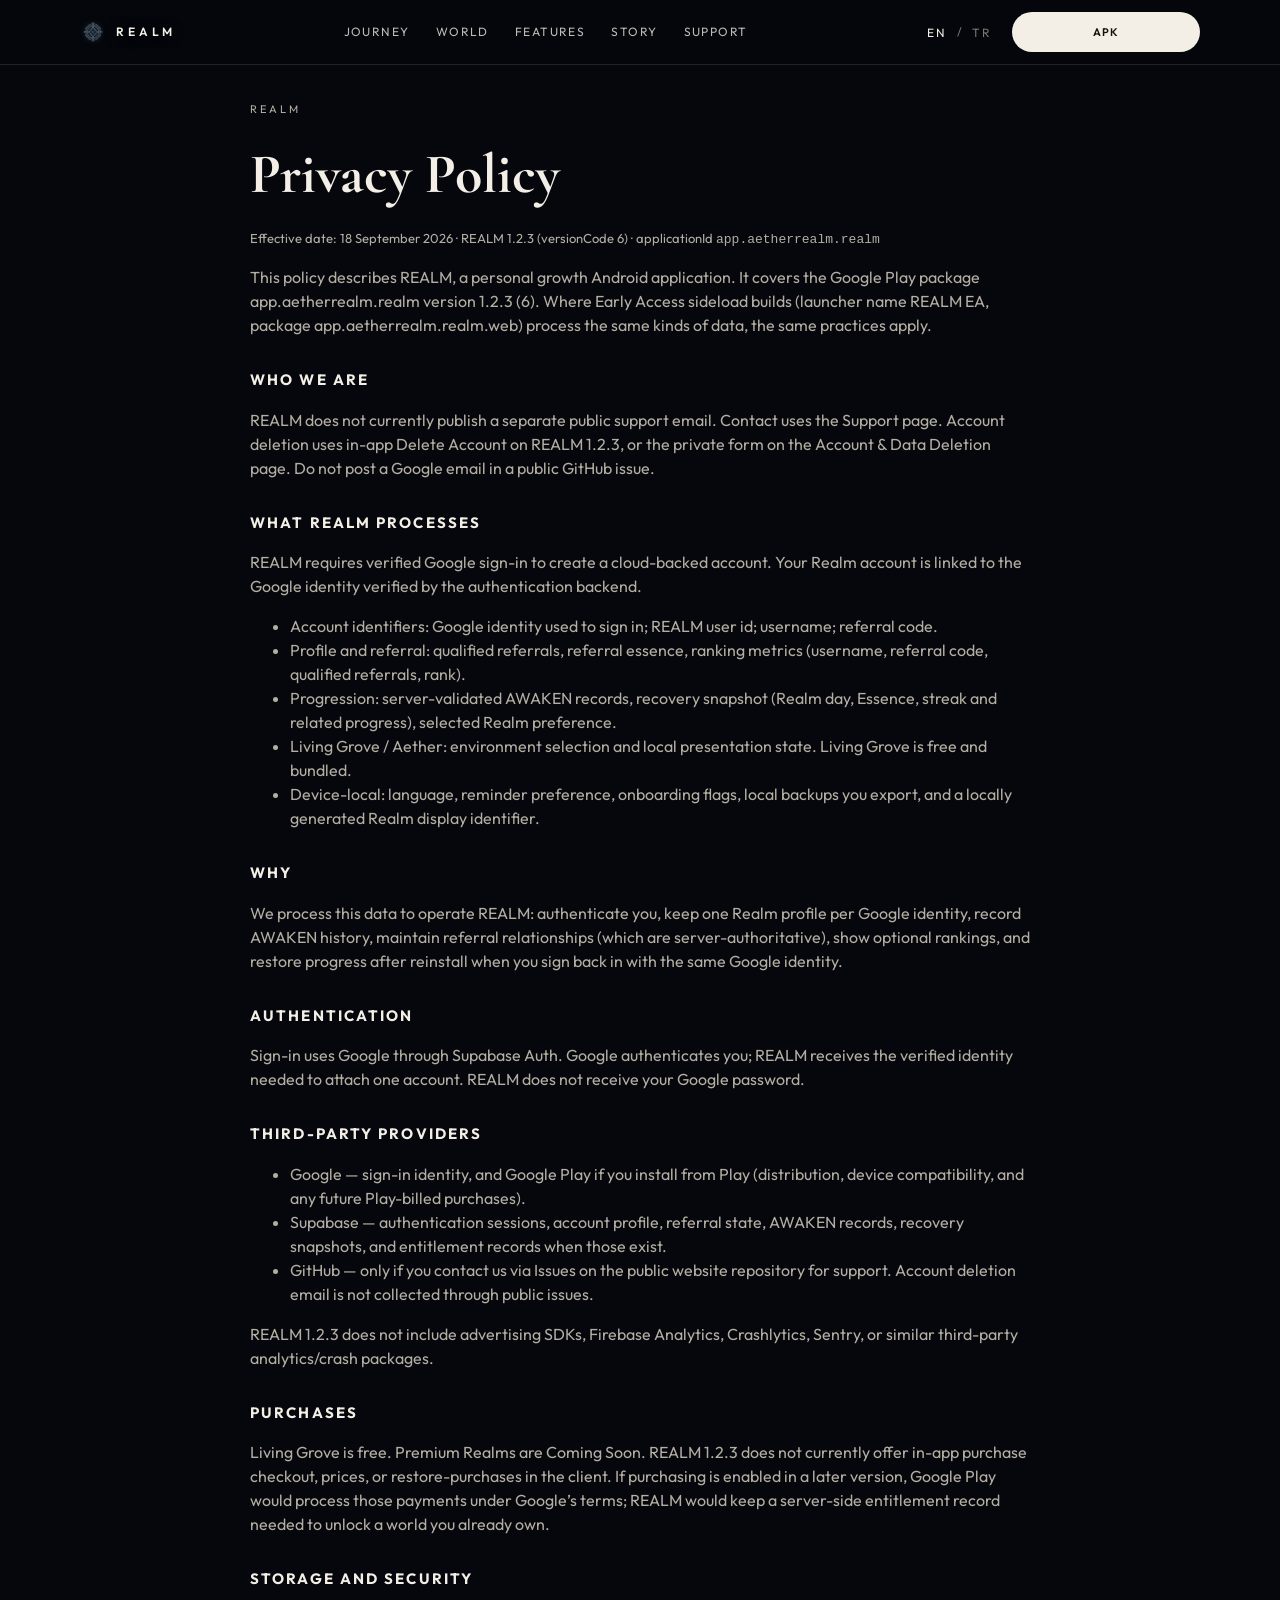
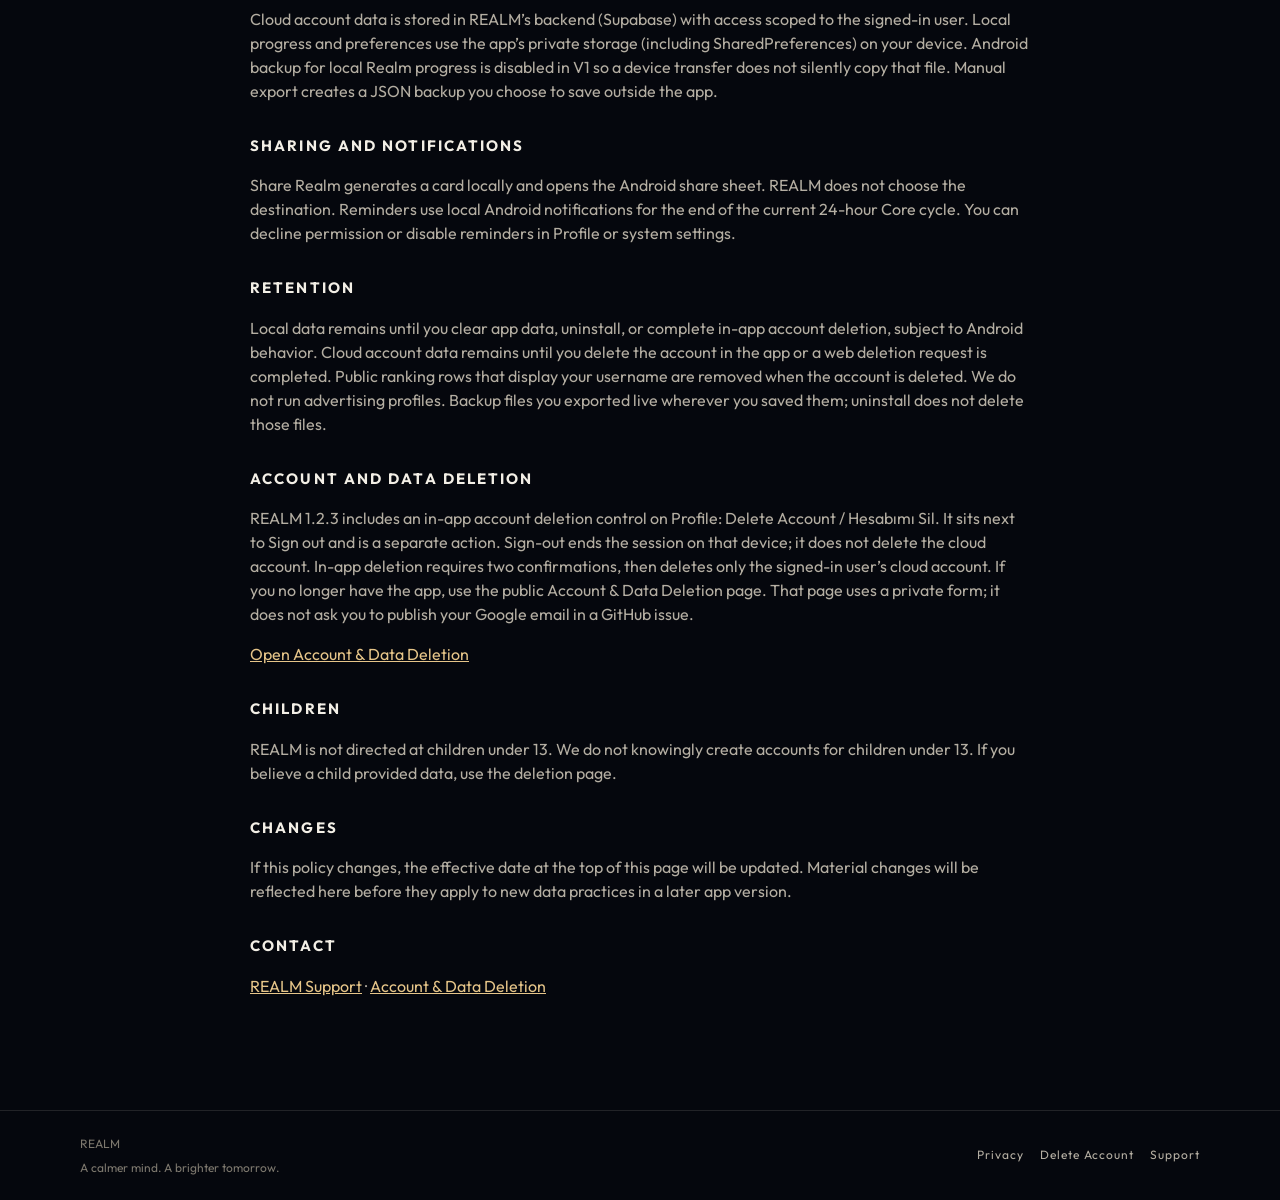
<file: privacy/index.html>
<!doctype html>
<html lang="en" translate="no">
<head>
  <meta charset="utf-8">
  <meta name="google" content="notranslate">
  <meta name="viewport" content="width=device-width, initial-scale=1, viewport-fit=cover">
  <title>REALM Privacy Policy</title>
  <meta name="description" content="Privacy Policy for REALM 1.2.3 (app.aetherrealm.realm). Authentication, storage, retention, and deletion.">
  <meta name="theme-color" content="#05070d">
  <link rel="canonical" href="https://aetherrealmapp.github.io/privacy/">
  <meta property="og:title" content="REALM Privacy Policy">
  <meta property="og:description" content="Privacy Policy for REALM 1.2.3 (app.aetherrealm.realm). Authentication, storage, retention, and deletion.">
  <meta property="og:type" content="website">
  <meta property="og:url" content="https://aetherrealmapp.github.io/privacy/">
  <meta property="og:image" content="https://aetherrealmapp.github.io/assets/brand/og.jpg">
  <link rel="icon" href="../assets/brand/icon-512.png">
  <link rel="apple-touch-icon" href="../assets/brand/icon-512.png">
  <link rel="preconnect" href="https://fonts.googleapis.com">
  <link rel="preconnect" href="https://fonts.gstatic.com" crossorigin>
  <link href="https://fonts.googleapis.com/css2?family=Cormorant+Garamond:ital,wght@0,600;1,500&family=Outfit:wght@400;500;600;700&display=swap" rel="stylesheet">
  <link rel="stylesheet" href="../assets/site.css">
  
</head>
<body>

  <a class="skip" href="#content">Skip to content</a>
  <header class="site-header">
    <div class="wrap nav">
      <a class="brand notranslate" translate="no" href="../">
        <img src="../assets/brand/icon-512.png" alt="" width="28" height="28">
        REALM
      </a>
      <nav class="nav-links" aria-label="Primary">
        <a href="../#journey" data-en="Journey" data-tr="Yolculuk">Journey</a>
        <a href="../#grove" data-en="World" data-tr="Dünya">World</a>
        <a href="../#experience" data-en="Features" data-tr="Özellikler">Features</a>
        <a href="../#aether" data-en="Story" data-tr="Hikaye">Story</a>
        <a href="../support/" data-en="Support" data-tr="Destek">Support</a>
      </nav>
      <div class="nav-end">
        <div class="lang-switch notranslate" translate="no" role="group" aria-label="Language">
          <button type="button" class="lang-btn" data-set-lang="en" lang="en" translate="no" aria-pressed="true">EN</button>
          <span class="lang-sep" aria-hidden="true">/</span>
          <button type="button" class="lang-btn" data-set-lang="tr" lang="tr" translate="no" aria-pressed="false">TR</button>
        </div>
        <a class="cta cta-nav" data-apk href="https://github.com/AetherRealmApp/realm/releases/download/play-1.2.3-6/REALM-Play-app.aetherrealm.realm-1.2.3%2B6.apk" download="REALM-Play-app.aetherrealm.realm-1.2.3+6.apk">
          <span data-en="APK" data-tr="APK">APK</span>
        </a>
        <button class="menu-btn" type="button" aria-expanded="false" aria-controls="site-drawer" data-en-aria="Open menu" data-tr-aria="Menüyü aç">Menu</button>
      </div>
    </div>
    <nav class="drawer" id="site-drawer" aria-label="Mobile">
      <a href="../#journey" data-en="Journey" data-tr="Yolculuk">Journey</a>
      <a href="../#grove" data-en="World" data-tr="Dünya">World</a>
      <a href="../#experience" data-en="Features" data-tr="Özellikler">Features</a>
      <a href="../#aether" data-en="Story" data-tr="Hikaye">Story</a>
      <a href="../support/" data-en="Support" data-tr="Destek">Support</a>
      <a data-apk href="https://github.com/AetherRealmApp/realm/releases/download/play-1.2.3-6/REALM-Play-app.aetherrealm.realm-1.2.3%2B6.apk" download="REALM-Play-app.aetherrealm.realm-1.2.3+6.apk" data-en="Download APK" data-tr="APK İndir">Download APK</a>
    </nav>
  </header>

  <main id="content" class="legal">
    <p class="eyebrow">REALM</p>
    <h1 data-en="Privacy Policy" data-tr="Gizlilik Politikası">Privacy Policy</h1>
    <p class="meta-line">Effective date: 18 September 2026 · REALM 1.2.3 (versionCode 6) · applicationId <code>app.aetherrealm.realm</code></p>
    <p data-en="This policy describes REALM, a personal growth Android application. It covers the Google Play package app.aetherrealm.realm version 1.2.3 (6). Where Early Access sideload builds (launcher name REALM EA, package app.aetherrealm.realm.web) process the same kinds of data, the same practices apply." data-tr="Bu politika, kişisel büyüme Android uygulaması REALM’i anlatır. Google Play paketi app.aetherrealm.realm sürüm 1.2.3 (6) kapsamındadır. Erken Erişim sideload derlemeleri (başlatıcı adı REALM EA, paket app.aetherrealm.realm.web) aynı tür verileri işlediğinde aynı uygulamalar geçerlidir.">This policy describes REALM, a personal growth Android application. It covers the Google Play package app.aetherrealm.realm version 1.2.3 (6). Where Early Access sideload builds (launcher name REALM EA, package app.aetherrealm.realm.web) process the same kinds of data, the same practices apply.</p>

    <h2 data-en="Who we are" data-tr="Kimiz">Who we are</h2>
    <p data-en="REALM does not currently publish a separate public support email. Contact uses the Support page. Account deletion uses in-app Delete Account on REALM 1.2.3, or the private form on the Account & Data Deletion page. Do not post a Google email in a public GitHub issue." data-tr="REALM şu anda ayrı bir genel destek e-postası yayımlamaz. İletişim Destek sayfasını kullanır. Hesap silme, REALM 1.2.3’te uygulama içi Hesabımı Sil veya Hesap ve Veri Silme sayfasındaki özel formdur. Google e-postasını kamuya açık GitHub issue’ya yazma.">REALM does not currently publish a separate public support email. Contact uses the Support page. Account deletion uses in-app Delete Account on REALM 1.2.3, or the private form on the Account & Data Deletion page. Do not post a Google email in a public GitHub issue.</p>

    <h2 data-en="What REALM processes" data-tr="REALM neleri işler">What REALM processes</h2>
    <p data-en="REALM requires verified Google sign-in to create a cloud-backed account. Your Realm account is linked to the Google identity verified by the authentication backend." data-tr="REALM, bulut destekli hesap oluşturmak için doğrulanmış Google girişi gerektirir. Realm hesabın, kimlik doğrulama backend’i tarafından doğrulanan Google kimliğine bağlanır.">REALM requires verified Google sign-in to create a cloud-backed account. Your Realm account is linked to the Google identity verified by the authentication backend.</p>
    <ul>
      <li data-en="Account identifiers: Google identity used to sign in; REALM user id; username; referral code." data-tr="Hesap kimlikleri: giriş için kullanılan Google kimliği; REALM kullanıcı kimliği; kullanıcı adı; referral kodu.">Account identifiers: Google identity used to sign in; REALM user id; username; referral code.</li>
      <li data-en="Profile and referral: qualified referrals, referral essence, ranking metrics (username, referral code, qualified referrals, rank)." data-tr="Profil ve referral: nitelikli referral’lar, referral Essence, sıralama metrikleri (kullanıcı adı, referral kodu, nitelikli referral, sıra).">Profile and referral: qualified referrals, ranking metrics (username, referral code, qualified referrals, rank).</li>
      <li data-en="Progression: server-validated AWAKEN records, recovery snapshot (Realm day, Essence, streak and related progress), selected Realm preference." data-tr="İlerleme: sunucuda doğrulanan AWAKEN kayıtları, kurtarma snapshot’ı (Realm günü, Essence, seri ve ilgili ilerleme), seçili Realm tercihi.">Progression: server-validated AWAKEN records, recovery snapshot (Realm day, Essence, streak and related progress), selected Realm preference.</li>
      <li data-en="Living Grove / Aether: environment selection and local presentation state. Living Grove is free and bundled." data-tr="Living Grove / Aether: ortam seçimi ve yerel sunum durumu. Living Grove ücretsizdir ve uygulamayla gelir.">Living Grove / Aether: environment selection and local presentation state. Living Grove is free and bundled.</li>
      <li data-en="Device-local: language, reminder preference, onboarding flags, local backups you export, and a locally generated Realm display identifier." data-tr="Cihazda kalanlar: dil, hatırlatma tercihi, onboarding bayrakları, dışa aktardığın yerel yedekler ve yerelde üretilen Realm görüntü kimliği.">Device-local: language, reminder preference, onboarding flags, local backups you export, and a locally generated Realm display identifier.</li>
    </ul>

    <h2 data-en="Why" data-tr="Neden">Why</h2>
    <p data-en="We process this data to operate REALM: authenticate you, keep one Realm profile per Google identity, record AWAKEN history, maintain referral relationships (which are server-authoritative), show optional rankings, and restore progress after reinstall when you sign back in with the same Google identity." data-tr="Bu veriler REALM’i işletmek için işlenir: kimliğini doğrulamak, Google kimliği başına bir Realm profili tutmak, AWAKEN geçmişini kaydetmek, sunucu yetkili referral ilişkilerini sürdürmek, isteğe bağlı sıralamaları göstermek ve aynı Google kimliğiyle yeniden girişte ilerlemeyi geri yüklemek.">We process this data to operate REALM: authenticate you, keep one Realm profile per Google identity, record AWAKEN history, maintain referral relationships (which are server-authoritative), show optional rankings, and restore progress after reinstall when you sign back in with the same Google identity.</p>

    <h2 data-en="Authentication" data-tr="Kimlik doğrulama">Authentication</h2>
    <p data-en="Sign-in uses Google through Supabase Auth. Google authenticates you; REALM receives the verified identity needed to attach one account. REALM does not receive your Google password." data-tr="Giriş, Supabase Auth üzerinden Google ile yapılır. Google kimliğini doğrular; REALM hesabı bağlamak için gereken doğrulanmış kimliği alır. REALM Google şifreni almaz.">Sign-in uses Google through Supabase Auth. Google authenticates you; REALM receives the verified identity needed to attach one account. REALM does not receive your Google password.</p>

    <h2 data-en="Third-party providers" data-tr="Üçüncü taraf sağlayıcılar">Third-party providers</h2>
    <ul>
      <li data-en="Google — sign-in identity, and Google Play if you install from Play (distribution, device compatibility, and any future Play-billed purchases)." data-tr="Google — giriş kimliği; Play’den yüklersen Google Play (dağıtım, cihaz uyumu ve ileride Play üzerinden faturalanan satın almalar).">Google — sign-in identity, and Google Play if you install from Play (distribution, device compatibility, and any future Play-billed purchases).</li>
      <li data-en="Supabase — authentication sessions, account profile, referral state, AWAKEN records, recovery snapshots, and entitlement records when those exist." data-tr="Supabase — oturumlar, hesap profili, referral durumu, AWAKEN kayıtları, kurtarma snapshot’ları ve varsa yetki kayıtları.">Supabase — authentication sessions, account profile, referral state, AWAKEN records, recovery snapshots, and entitlement records when those exist.</li>
      <li data-en="GitHub — only if you contact us via Issues on the public website repository for support. Account deletion email is not collected through public issues." data-tr="GitHub — yalnızca kamuya açık site deposunda destek için Issues ile yazarsan. Hesap silme e-postası kamuya açık issue üzerinden toplanmaz.">GitHub — only if you contact us via Issues on the public website repository for support. Account deletion email is not collected through public issues.</li>
    </ul>
    <p data-en="REALM 1.2.3 does not include advertising SDKs, Firebase Analytics, Crashlytics, Sentry, or similar third-party analytics/crash packages." data-tr="REALM 1.2.3 reklam SDK’sı, Firebase Analytics, Crashlytics, Sentry veya benzer üçüncü taraf analitik/çökme paketleri içermez.">REALM 1.2.3 does not include advertising SDKs, Firebase Analytics, Crashlytics, Sentry, or similar third-party analytics/crash packages.</p>

    <h2 data-en="Purchases" data-tr="Satın almalar">Purchases</h2>
    <p data-en="Living Grove is free. Premium Realms are Coming Soon. REALM 1.2.3 does not currently offer in-app purchase checkout, prices, or restore-purchases in the client. If purchasing is enabled in a later version, Google Play would process those payments under Google’s terms; REALM would keep a server-side entitlement record needed to unlock a world you already own." data-tr="Living Grove ücretsizdir. Premium Realm’ler Yakında’dır. REALM 1.2.3 şu anda istemcide uygulama içi satın alma, fiyat veya satın alma geri yükleme sunmaz. Satın alma sonraki bir sürümde açılırsa ödemeleri Google Play, Google’ın şartları altında işler; REALM, zaten sahip olduğun bir dünyayı açmak için gereken sunucu yetkisini tutar.">Living Grove is free. Premium Realms are Coming Soon. REALM 1.2.3 does not currently offer in-app purchase checkout, prices, or restore-purchases in the client. If purchasing is enabled in a later version, Google Play would process those payments under Google’s terms; REALM would keep a server-side entitlement record needed to unlock a world you already own.</p>

    <h2 data-en="Storage and security" data-tr="Saklama ve güvenlik">Storage and security</h2>
    <p data-en="Cloud account data is stored in REALM’s backend (Supabase) with access scoped to the signed-in user. Local progress and preferences use the app’s private storage (including SharedPreferences) on your device. Android backup for local Realm progress is disabled in V1 so a device transfer does not silently copy that file. Manual export creates a JSON backup you choose to save outside the app." data-tr="Bulut hesap verisi, oturum açmış kullanıcıya kapsamlı erişimle REALM backend’inde (Supabase) tutulur. Yerel ilerleme ve tercihler cihazındaki uygulamanın özel depolamasını (SharedPreferences dahil) kullanır. V1’de yerel Realm ilerlemesi için Android yedekleme kapalıdır; cihaz aktarımı bu dosyayı sessizce kopyalamasın. Manuel dışa aktarma, uygulama dışında kaydetmeyi seçtiğin bir JSON yedek oluşturur.">Cloud account data is stored in REALM’s backend (Supabase) with access scoped to the signed-in user. Local progress and preferences use the app’s private storage (including SharedPreferences) on your device. Android backup for local Realm progress is disabled in V1 so a device transfer does not silently copy that file. Manual export creates a JSON backup you choose to save outside the app.</p>

    <h2 data-en="Sharing and notifications" data-tr="Paylaşım ve bildirimler">Sharing and notifications</h2>
    <p data-en="Share Realm generates a card locally and opens the Android share sheet. REALM does not choose the destination. Reminders use local Android notifications for the end of the current 24-hour Core cycle. You can decline permission or disable reminders in Profile or system settings." data-tr="Share Realm yerelde bir kart üretir ve Android paylaşım sayfasını açar. REALM hedefi seçmez. Hatırlatmalar, mevcut 24 saatlik Core döngüsünün sonu için yerel Android bildirimlerini kullanır. İzni reddedebilir veya Profil / sistem ayarlarından kapatabilirsin.">Share Realm generates a card locally and opens the Android share sheet. REALM does not choose the destination. Reminders use local Android notifications for the end of the current 24-hour Core cycle. You can decline permission or disable reminders in Profile or system settings.</p>

    <h2 data-en="Retention" data-tr="Saklama süresi">Retention</h2>
    <p data-en="Local data remains until you clear app data, uninstall, or complete in-app account deletion, subject to Android behavior. Cloud account data remains until you delete the account in the app or a web deletion request is completed. Public ranking rows that display your username are removed when the account is deleted. We do not run advertising profiles. Backup files you exported live wherever you saved them; uninstall does not delete those files." data-tr="Yerel veri, Android davranışına bağlı olarak uygulama verisini temizleyene, kaldırana veya uygulama içi hesap silmeyi tamamlayana kadar kalır. Bulut hesap verisi, uygulamada hesabı silene veya web silme talebi tamamlanana kadar kalır. Kullanıcı adını gösteren herkese açık sıralama satırları hesap silindiğinde kalkar. Reklam profili çalıştırmayız. Dışa aktardığın yedekler kaydettiğin yerde kalır; kaldırma o dosyaları silmez.">Local data remains until you clear app data, uninstall, or complete in-app account deletion, subject to Android behavior. Cloud account data remains until you delete the account in the app or a web deletion request is completed. Public ranking rows that display your username are removed when the account is deleted. We do not run advertising profiles. Backup files you exported live wherever you saved them; uninstall does not delete those files.</p>

    <h2 data-en="Account and data deletion" data-tr="Hesap ve veri silme">Account and data deletion</h2>
    <p data-en="REALM 1.2.3 includes an in-app account deletion control on Profile: Delete Account / Hesabımı Sil. It sits next to Sign out and is a separate action. Sign-out ends the session on that device; it does not delete the cloud account. In-app deletion requires two confirmations, then deletes only the signed-in user’s cloud account. If you no longer have the app, use the public Account & Data Deletion page. That page uses a private form; it does not ask you to publish your Google email in a GitHub issue." data-tr="REALM 1.2.3, Profil’de uygulama içi hesap silme kontrolü içerir: Hesabımı Sil / Delete Account. Çıkış’ın yanındadır ve ayrı bir eylemdir. Çıkış o cihazdaki oturumu bitirir; bulut hesabı silinmez. Uygulama içi silme iki onay ister, ardından yalnızca oturum açmış kullanıcının bulut hesabını siler. Uygulama sende yoksa kamuya açık Hesap ve Veri Silme sayfasını kullan. O sayfa özel form kullanır; Google e-postanı bir GitHub issue’da yayımlamanı istemez.">REALM 1.2.3 includes an in-app account deletion control on Profile: Delete Account / Hesabımı Sil. It sits next to Sign out and is a separate action. Sign-out ends the session on that device; it does not delete the cloud account. In-app deletion requires two confirmations, then deletes only the signed-in user’s cloud account. If you no longer have the app, use the public Account & Data Deletion page. That page uses a private form; it does not ask you to publish your Google email in a GitHub issue.</p>
    <p><a href="../delete-account/" data-en="Open Account & Data Deletion" data-tr="Hesap ve Veri Silme sayfasını aç">Open Account & Data Deletion</a></p>

    <h2 data-en="Children" data-tr="Çocuklar">Children</h2>
    <p data-en="REALM is not directed at children under 13. We do not knowingly create accounts for children under 13. If you believe a child provided data, use the deletion page." data-tr="REALM 13 yaşından küçük çocuklara yönelik değildir. 13 yaşından küçük çocuklar için bilerek hesap oluşturmayız. Bir çocuğun veri verdiğini düşünüyorsan silme sayfasını kullan.">REALM is not directed at children under 13. We do not knowingly create accounts for children under 13. If you believe a child provided data, use the deletion page.</p>

    <h2 data-en="Changes" data-tr="Değişiklikler">Changes</h2>
    <p data-en="If this policy changes, the effective date at the top of this page will be updated. Material changes will be reflected here before they apply to new data practices in a later app version." data-tr="Bu politika değişirse sayfanın başındaki yürürlük tarihi güncellenir. Önemli değişiklikler, sonraki bir uygulama sürümündeki yeni veri uygulamalarından önce burada yansıtılır.">If this policy changes, the effective date at the top of this page will be updated. Material changes will be reflected here before they apply to new data practices in a later app version.</p>

    <h2 data-en="Contact" data-tr="İletişim">Contact</h2>
    <p><a href="../support/" data-en="REALM Support" data-tr="REALM Destek">REALM Support</a> · <a href="../delete-account/" data-en="Account & Data Deletion" data-tr="Hesap ve Veri Silme">Account & Data Deletion</a></p>
  </main>

  <footer>
    <div class="wrap foot">
      <div class="foot-brand">
        <div>REALM</div>
        <p data-en="A calmer mind. A brighter tomorrow." data-tr="Daha sakin bir zihin. Daha aydınlık bir yarın.">A calmer mind. A brighter tomorrow.</p>
      </div>
      <nav>
        <a href="../privacy/" data-en="Privacy" data-tr="Gizlilik">Privacy</a>
        <a href="../delete-account/" data-en="Delete Account" data-tr="Hesabı Sil">Delete Account</a>
        <a href="../support/" data-en="Support" data-tr="Destek">Support</a>
      </nav>
    </div>
  </footer>
  <script src="../assets/site.js"></script>
</body>
</html>
</file>
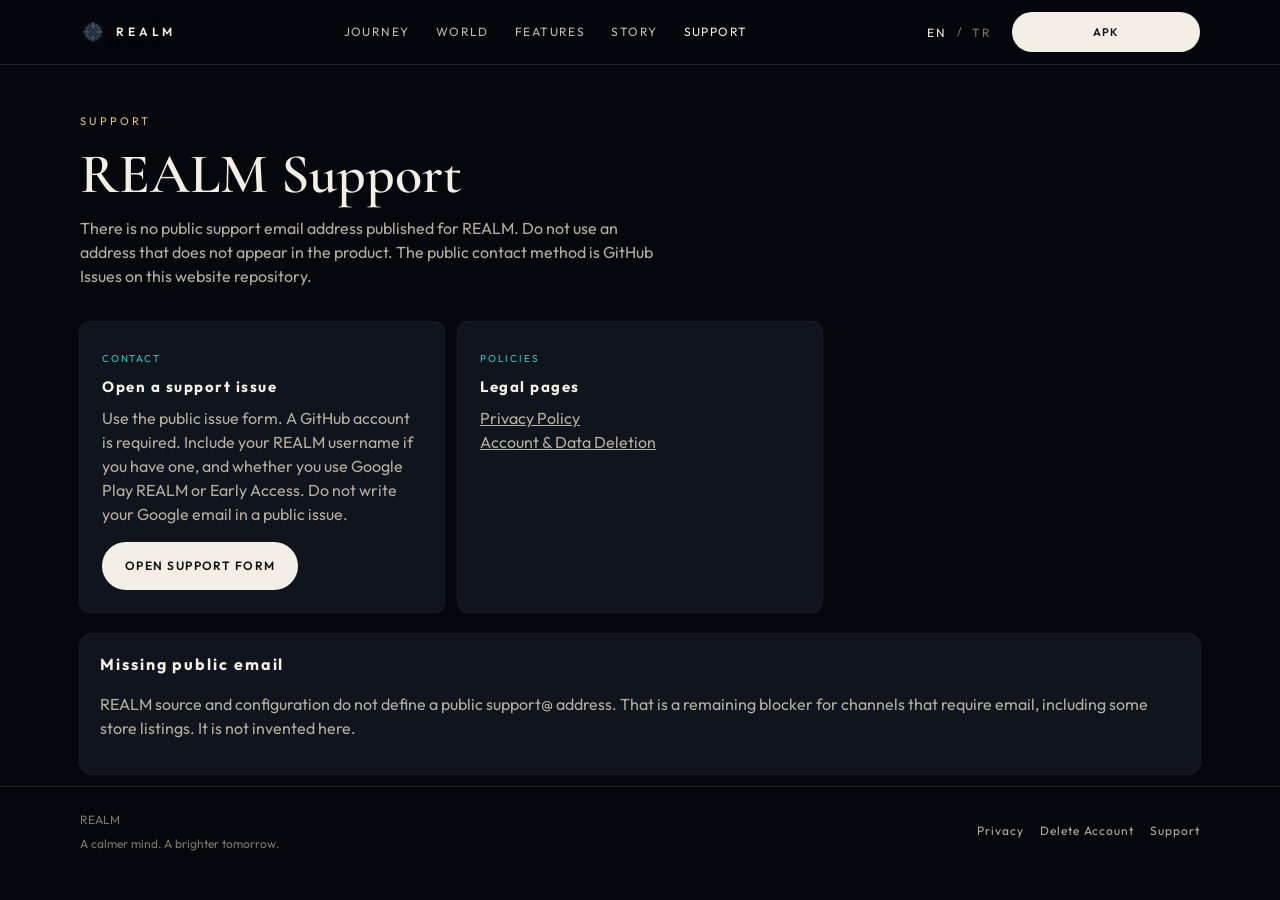
<file: support/index.html>
<!doctype html>
<html lang="en" translate="no">
<head>
  <meta charset="utf-8">
  <meta name="google" content="notranslate">
  <meta name="viewport" content="width=device-width, initial-scale=1, viewport-fit=cover">
  <title>REALM Support</title>
  <meta name="description" content="REALM support, privacy policy, and account deletion. No invented email address.">
  <meta name="theme-color" content="#05070d">
  <link rel="canonical" href="https://aetherrealmapp.github.io/support/">
  <meta property="og:title" content="REALM Support">
  <meta property="og:description" content="REALM support, privacy policy, and account deletion. No invented email address.">
  <meta property="og:type" content="website">
  <meta property="og:url" content="https://aetherrealmapp.github.io/support/">
  <meta property="og:image" content="https://aetherrealmapp.github.io/assets/brand/og.jpg">
  <link rel="icon" href="../assets/brand/icon-512.png">
  <link rel="apple-touch-icon" href="../assets/brand/icon-512.png">
  <link rel="preconnect" href="https://fonts.googleapis.com">
  <link rel="preconnect" href="https://fonts.gstatic.com" crossorigin>
  <link href="https://fonts.googleapis.com/css2?family=Cormorant+Garamond:ital,wght@0,600;1,500&family=Outfit:wght@400;500;600;700&display=swap" rel="stylesheet">
  <link rel="stylesheet" href="../assets/site.css">
  
</head>
<body>

  <a class="skip" href="#content">Skip to content</a>
  <header class="site-header">
    <div class="wrap nav">
      <a class="brand notranslate" translate="no" href="../">
        <img src="../assets/brand/icon-512.png" alt="" width="28" height="28">
        REALM
      </a>
      <nav class="nav-links" aria-label="Primary">
        <a href="../#journey" data-en="Journey" data-tr="Yolculuk">Journey</a>
        <a href="../#grove" data-en="World" data-tr="Dünya">World</a>
        <a href="../#experience" data-en="Features" data-tr="Özellikler">Features</a>
        <a href="../#aether" data-en="Story" data-tr="Hikaye">Story</a>
        <a href="../support/" aria-current="page" data-en="Support" data-tr="Destek">Support</a>
      </nav>
      <div class="nav-end">
        <div class="lang-switch notranslate" translate="no" role="group" aria-label="Language">
          <button type="button" class="lang-btn" data-set-lang="en" lang="en" translate="no" aria-pressed="true">EN</button>
          <span class="lang-sep" aria-hidden="true">/</span>
          <button type="button" class="lang-btn" data-set-lang="tr" lang="tr" translate="no" aria-pressed="false">TR</button>
        </div>
        <a class="cta cta-nav" data-apk href="https://github.com/AetherRealmApp/realm/releases/download/play-1.2.3-6/REALM-Play-app.aetherrealm.realm-1.2.3%2B6.apk" download="REALM-Play-app.aetherrealm.realm-1.2.3+6.apk">
          <span data-en="APK" data-tr="APK">APK</span>
        </a>
        <button class="menu-btn" type="button" aria-expanded="false" aria-controls="site-drawer" data-en-aria="Open menu" data-tr-aria="Menüyü aç">Menu</button>
      </div>
    </div>
    <nav class="drawer" id="site-drawer" aria-label="Mobile">
      <a href="../#journey" data-en="Journey" data-tr="Yolculuk">Journey</a>
      <a href="../#grove" data-en="World" data-tr="Dünya">World</a>
      <a href="../#experience" data-en="Features" data-tr="Özellikler">Features</a>
      <a href="../#aether" data-en="Story" data-tr="Hikaye">Story</a>
      <a href="../support/" aria-current="page" data-en="Support" data-tr="Destek">Support</a>
      <a data-apk href="https://github.com/AetherRealmApp/realm/releases/download/play-1.2.3-6/REALM-Play-app.aetherrealm.realm-1.2.3%2B6.apk" download="REALM-Play-app.aetherrealm.realm-1.2.3+6.apk" data-en="Download APK" data-tr="APK İndir">Download APK</a>
    </nav>
  </header>

  <main id="content" class="page-hero">
    <div class="wrap">
      <p class="eyebrow">Support</p>
      <h1>REALM Support</h1>
      <p class="lead" data-en="There is no public support email address published for REALM. Do not use an address that does not appear in the product. The public contact method is GitHub Issues on this website repository." data-tr="REALM için yayımlanmış genel bir destek e-postası yoktur. Üründe görünmeyen bir adres uydurulmaz. Kamuya açık iletişim yöntemi bu site deposundaki GitHub Issues’tır.">There is no public support email address published for REALM. Do not use an address that does not appear in the product. The public contact method is GitHub Issues on this website repository.</p>
      <div class="grid grid-2">
        <article class="card">
          <span class="tag" data-en="Contact" data-tr="İletişim">Contact</span>
          <h3 data-en="Open a support issue" data-tr="Destek kaydı aç">Open a support issue</h3>
          <p data-en="Use the public issue form. A GitHub account is required. Include your REALM username if you have one, and whether you use Google Play REALM or Early Access. Do not write your Google email in a public issue." data-tr="Herkese açık kayıt formunu kullan. GitHub hesabı gerekir. Varsa REALM kullanıcı adını ve Google Play REALM mi Early Access mi kullandığını yaz. Google e-postanı kamuya açık issue’ya yazma.">Use the public issue form. A GitHub account is required. Include your REALM username if you have one, and whether you use Google Play REALM or Early Access. Do not write your Google email in a public issue.</p>
          <p style="margin-top:16px"><a class="cta cta-primary" href="https://github.com/AetherRealmApp/realm/issues/new?template=support.yml" data-en="Open support form" data-tr="Destek formunu aç">Open support form</a></p>
        </article>
        <article class="card">
          <span class="tag" data-en="Policies" data-tr="Politikalar">Policies</span>
          <h3 data-en="Legal pages" data-tr="Yasal sayfalar">Legal pages</h3>
          <p><a href="../privacy/" data-en="Privacy Policy" data-tr="Gizlilik Politikası">Privacy Policy</a></p>
          <p><a href="../delete-account/" data-en="Account & Data Deletion" data-tr="Hesap ve Veri Silme">Account & Data Deletion</a></p>
        </article>
      </div>
      <div class="notice" style="margin-top:22px">
        <strong data-en="Missing public email" data-tr="Eksik genel e-posta">Missing public email</strong>
        <p data-en="REALM source and configuration do not define a public support@ address. That is a remaining blocker for channels that require email, including some store listings. It is not invented here." data-tr="REALM kaynak ve yapılandırması public bir support@ adresi tanımlamaz. E-posta isteyen kanallar (bazı mağaza kayıtları dahil) için bu bir blocker olarak kalır. Burada uydurulmaz.">REALM source and configuration do not define a public support@ address. That is a remaining blocker for channels that require email, including some store listings. It is not invented here.</p>
      </div>
    </div>
  </main>

  <footer>
    <div class="wrap foot">
      <div class="foot-brand">
        <div>REALM</div>
        <p data-en="A calmer mind. A brighter tomorrow." data-tr="Daha sakin bir zihin. Daha aydınlık bir yarın.">A calmer mind. A brighter tomorrow.</p>
      </div>
      <nav>
        <a href="../privacy/" data-en="Privacy" data-tr="Gizlilik">Privacy</a>
        <a href="../delete-account/" data-en="Delete Account" data-tr="Hesabı Sil">Delete Account</a>
        <a href="../support/" data-en="Support" data-tr="Destek">Support</a>
      </nav>
    </div>
  </footer>
  <script src="../assets/site.js"></script>
</body>
</html>
</file>
<file: assets/site.css>
:root {
  --bg: #05070d;
  --bg-2: #080a10;
  --panel: #10141c;
  --text: #f3efe6;
  --muted: #b4aea2;
  --faint: #7d786e;
  --line: rgba(243, 239, 230, 0.12);
  --cyan: #7ad4cc;
  --water: #3ec6c9;
  --teal: #7ecb8a;
  --gold: #d4b15a;
  --gold-soft: #e6c589;
  --cream: #f3efe6;
  --ink: #16130e;
  --purple: #b7a8e8;
  --danger: #c9896a;
  --radius: 10px;
  --font-display: "Cormorant Garamond", "Times New Roman", serif;
  --font-body: "Outfit", system-ui, sans-serif;
  --max: 1120px;
  --shadow-border: 0 0 0 1px rgba(255, 255, 255, 0.08);
}

* { box-sizing: border-box; }
html {
  scroll-behavior: smooth;
  -webkit-font-smoothing: antialiased;
  -moz-osx-font-smoothing: grayscale;
}
html, body {
  margin: 0;
  padding: 0;
  overflow-x: hidden;
  max-width: 100%;
}
body {
  color: var(--text);
  background: var(--bg);
  font: 16px/1.5 var(--font-body);
  min-height: 100%;
}
img { max-width: 100%; height: auto; display: block; }
a { color: inherit; }
button, [role="button"] { cursor: pointer; }
button { font-family: inherit; }
h1, h2, h3 { text-wrap: balance; }
p { text-wrap: pretty; }

:focus-visible {
  outline: 2px solid var(--gold-soft);
  outline-offset: 3px;
}

.skip {
  position: absolute;
  left: 12px;
  top: -40px;
  background: var(--text);
  color: var(--ink);
  padding: 8px 12px;
  z-index: 40;
}
.skip:focus { top: 12px; }

.wrap {
  width: min(var(--max), calc(100% - 32px));
  margin: 0 auto;
}

.site-header {
  position: sticky;
  top: 0;
  z-index: 30;
  background: rgba(5, 7, 13, 0.92);
  backdrop-filter: blur(16px);
  border-bottom: 1px solid var(--line);
  transition-property: background-color, border-color;
  transition-duration: 220ms;
  transition-timing-function: ease-out;
}
.home .site-header {
  position: fixed;
  left: 0;
  right: 0;
  background: linear-gradient(180deg, rgba(5, 7, 13, 0.55) 0%, rgba(5, 7, 13, 0) 100%);
  border-bottom-color: transparent;
  backdrop-filter: none;
}
.home .site-header.is-scrolled,
.home .site-header:has(.drawer.open) {
  background-color: rgba(5, 7, 13, 0.92);
  background-image: none;
  backdrop-filter: blur(16px);
  border-bottom-color: var(--line);
}
body.nav-open::before {
  content: "";
  position: fixed;
  inset: 0;
  background: rgba(5, 7, 13, 0.55);
  z-index: 20;
}
.nav {
  display: flex;
  align-items: center;
  justify-content: space-between;
  min-height: 64px;
  gap: 12px;
  padding-top: env(safe-area-inset-top);
}
.brand {
  display: inline-flex;
  align-items: center;
  gap: 10px;
  text-decoration: none;
  letter-spacing: 0.32em;
  font-weight: 600;
  font-size: 12px;
  min-height: 44px;
  text-shadow: 0 1px 12px rgba(0, 0, 0, 0.55);
}
.brand img, .brand svg {
  width: 26px;
  height: 26px;
  flex-shrink: 0;
  border-radius: 50%;
}
.nav-links {
  display: none;
  align-items: center;
  gap: 2px;
}
.nav-end {
  display: flex;
  align-items: center;
  gap: 8px;
}
.nav-links a {
  color: rgba(243, 239, 230, 0.78);
  text-decoration: none;
  font-size: 12px;
  letter-spacing: 0.12em;
  text-transform: uppercase;
  padding: 10px 12px;
  min-height: 44px;
  display: inline-flex;
  align-items: center;
  white-space: nowrap;
}
.nav-links a[aria-current="page"],
.nav-links a:hover { color: var(--text); }

.lang-switch {
  display: inline-flex;
  align-items: center;
  gap: 2px;
  min-height: 44px;
  padding: 0 4px;
  flex-shrink: 0;
  white-space: nowrap;
}
.lang-btn {
  background: none;
  border: 0;
  color: var(--faint);
  font-size: 12px;
  letter-spacing: 0.14em;
  min-height: 44px;
  min-width: 36px;
  padding: 8px 4px;
}
.lang-btn[aria-pressed="true"] { color: var(--text); }
.lang-sep { color: var(--faint); font-size: 12px; }

.menu-btn {
  display: inline-flex;
  width: 44px;
  height: 44px;
  justify-content: center;
  align-items: center;
  flex-direction: column;
  gap: 5px;
  font-size: 0;
  background: none;
  border: 0;
  color: var(--text);
}
.menu-btn::before,
.menu-btn::after {
  content: "";
  display: block;
  width: 16px;
  height: 1.5px;
  background: currentColor;
}

.cta-nav {
  display: inline-flex;
  min-height: 36px;
  padding: 6px 12px;
  font-size: 10px;
  background: var(--cream);
  color: var(--ink);
  border-radius: 999px;
  text-decoration: none;
  letter-spacing: 0.12em;
  text-transform: uppercase;
  font-weight: 600;
  align-items: center;
  gap: 6px;
  flex-shrink: 0;
  white-space: nowrap;
}
.cta-nav .cta-icon { display: none; }

.hero {
  position: relative;
  min-height: 100svh;
  display: flex;
  align-items: flex-end;
  overflow: hidden;
  isolation: isolate;
}
.hero-bg {
  position: absolute;
  inset: 0;
  z-index: -2;
  background: #05070d;
}
.hero-bg img {
  position: absolute;
  inset: 0;
  width: 100%;
  height: 100%;
  object-fit: cover;
  object-position: 50% 38%;
}
.hero-bg::after {
  content: "";
  position: absolute;
  inset: 0;
  background:
    linear-gradient(180deg,
      rgba(5, 7, 13, 0.42) 0%,
      rgba(5, 7, 13, 0.08) 28%,
      rgba(5, 7, 13, 0.12) 52%,
      rgba(5, 7, 13, 0.72) 78%,
      rgba(5, 7, 13, 0.96) 100%);
  pointer-events: none;
}
.hero-copy {
  position: relative;
  padding: 0 0 calc(28px + env(safe-area-inset-bottom));
  max-width: 680px;
  text-shadow: 0 2px 28px rgba(0, 0, 0, 0.55);
}
.eyebrow {
  color: var(--gold-soft);
  font-size: 11px;
  letter-spacing: 0.28em;
  text-transform: uppercase;
  margin: 0 0 14px;
}
.hero h1 {
  font-family: var(--font-display);
  font-size: clamp(40px, 11vw, 84px);
  line-height: 0.92;
  letter-spacing: 0.02em;
  margin: 0 0 16px;
  font-weight: 600;
  max-width: min(100%, 10.5em);
}
.enter-copy h2 {
  font-family: var(--font-display);
  font-size: clamp(40px, 11vw, 84px);
  line-height: 0.92;
  letter-spacing: 0.02em;
  margin: 0 0 16px;
  font-weight: 600;
}
.lede {
  color: rgba(243, 239, 230, 0.86);
  font-size: 16px;
  max-width: 34em;
  margin: 0 0 22px;
  line-height: 1.55;
}

.cta-row {
  display: flex;
  flex-wrap: wrap;
  gap: 10px;
  align-items: center;
}
.cta {
  display: inline-flex;
  align-items: center;
  justify-content: center;
  gap: 8px;
  min-height: 48px;
  min-width: 0;
  padding: 14px 22px;
  border-radius: 999px;
  text-decoration: none;
  font-size: 12px;
  font-weight: 600;
  letter-spacing: 0.12em;
  text-transform: uppercase;
  border: 1px solid transparent;
  text-shadow: none;
  transition-property: transform, filter, background-color, border-color, color;
  transition-duration: 150ms;
  transition-timing-function: ease-out;
}
.cta:active { transform: scale(0.96); }
.cta-primary {
  background: var(--cream);
  color: var(--ink);
}
.cta-primary:hover { filter: brightness(1.05); }
.cta-ghost {
  border-color: rgba(243, 239, 230, 0.32);
  color: var(--text);
  background: rgba(5, 7, 13, 0.28);
  backdrop-filter: blur(8px);
}
.cta-ghost:hover { border-color: rgba(230, 197, 137, 0.7); }
.cta-icon { flex-shrink: 0; }
.cta[aria-disabled="true"], .cta.blocked {
  opacity: 0.55;
  pointer-events: none;
}

.section {
  padding: 72px 0;
}
.section h2,
.grove-head h2,
.aether-copy h2,
.experience-copy h2,
.chapter-copy h2,
.grove-section h2,
.close-cta h2,
.page-hero h1 {
  font-family: var(--font-display);
  font-size: clamp(32px, 7vw, 56px);
  line-height: 1.08;
  margin: 0 0 12px;
  font-weight: 600;
}
.lead { color: var(--muted); max-width: 36em; margin: 0; }

.loop-section { padding-top: 80px; }
.loop {
  list-style: none;
  margin: 36px 0 0;
  padding: 0;
  display: grid;
  gap: 0;
  border-top: 1px solid var(--line);
}
.loop li {
  padding: 22px 0;
  border-bottom: 1px solid var(--line);
}
.loop-key {
  display: block;
  font-family: var(--font-display);
  font-size: clamp(26px, 6vw, 34px);
  letter-spacing: 0.08em;
  font-weight: 600;
  margin-bottom: 6px;
}
.loop p {
  margin: 0;
  color: var(--muted);
  font-size: 15px;
  max-width: 28em;
}

.grove-section { padding: 24px 0 80px; }
.grove-head { margin-bottom: 28px; }
.grove-stage { width: min(1120px, calc(100% - 32px)); margin: 0 auto; }
.stage-frame {
  margin: 0;
  overflow: hidden;
  background: #05060a;
  aspect-ratio: 720 / 899;
  border-radius: 4px;
}
.stage-frame img {
  width: 100%;
  height: 100%;
  object-fit: cover;
  object-position: center 42%;
  transition-property: opacity;
  transition-duration: 280ms;
}
.day-rail {
  display: flex;
  gap: 8px;
  overflow-x: auto;
  -webkit-overflow-scrolling: touch;
  padding: 16px 0 4px;
  scrollbar-width: none;
}
.day-rail::-webkit-scrollbar { display: none; }
.day-rail button {
  flex: 1 0 auto;
  min-height: 44px;
  min-width: 72px;
  padding: 10px 14px;
  border: 1px solid var(--line);
  background: transparent;
  color: var(--muted);
  letter-spacing: 0.12em;
  text-transform: uppercase;
  font-size: 11px;
  border-radius: 999px;
}
.day-rail button[aria-selected="true"] {
  color: var(--ink);
  background: var(--cream);
  border-color: var(--cream);
}

.aether-section {
  padding: 80px 0;
  background:
    radial-gradient(ellipse at 70% 40%, rgba(212, 177, 90, 0.08), transparent 50%),
    var(--bg);
}
.aether-grid {
  display: grid;
  gap: 36px;
}
.aether-pair {
  display: grid;
  grid-template-columns: 1fr 1fr;
  gap: 16px;
}
.aether-pair figure { margin: 0; text-align: center; }
.aether-well {
  display: grid;
  place-items: end center;
  min-height: 420px;
  background:
    radial-gradient(ellipse at 50% 78%, rgba(230, 197, 137, 0.22), transparent 58%);
}
.aether-well-glow {
  background:
    radial-gradient(ellipse at 50% 78%, rgba(230, 197, 137, 0.32), transparent 62%);
}
.aether-well img {
  height: min(440px, 56vh);
  width: auto;
  max-width: 100%;
  object-fit: contain;
  object-position: bottom center;
  filter: drop-shadow(0 0 28px rgba(212, 177, 90, 0.35));
}
.aether-pair figcaption {
  margin-top: 10px;
  font-size: 11px;
  letter-spacing: 0.2em;
  text-transform: uppercase;
  color: var(--faint);
}

.experience-section { padding: 80px 0; }
.experience-grid {
  display: grid;
  gap: 40px;
  align-items: center;
}
.device {
  margin: 0 auto;
  width: min(280px, 72vw);
  background: #0b0d12;
  border-radius: 36px;
  padding: 10px;
  box-shadow:
    0 0 0 1px rgba(255, 255, 255, 0.1),
    0 28px 64px rgba(0, 0, 0, 0.45);
}
.device img {
  width: 100%;
  aspect-ratio: 9 / 19.5;
  object-fit: cover;
  object-position: center 28%;
  border-radius: 26px;
}

.enter-section {
  position: relative;
  min-height: 72svh;
  display: flex;
  align-items: flex-end;
  isolation: isolate;
  overflow: hidden;
}
.enter-bg {
  position: absolute;
  inset: 0;
  z-index: -2;
  background: #05070d;
}
.enter-bg img {
  width: 100%;
  height: 100%;
  object-fit: cover;
  object-position: center 55%;
}
.enter-bg::after {
  content: "";
  position: absolute;
  inset: 0;
  background:
    linear-gradient(180deg,
      rgba(5, 7, 13, 0.2) 0%,
      rgba(5, 7, 13, 0.35) 40%,
      rgba(5, 7, 13, 0.88) 100%);
}
.enter-copy {
  position: relative;
  padding: 0 0 calc(48px + env(safe-area-inset-bottom));
}
.enter-copy .lead {
  color: rgba(243, 239, 230, 0.88);
  font-family: var(--font-display);
  font-style: italic;
  font-size: clamp(20px, 4vw, 28px);
  margin: 0 0 22px;
}

footer {
  border-top: 1px solid var(--line);
  padding: 22px 0 calc(24px + env(safe-area-inset-bottom));
  color: var(--faint);
  font-size: 12px;
}
.foot {
  display: flex;
  justify-content: space-between;
  gap: 18px;
  flex-wrap: wrap;
  align-items: flex-end;
}
.foot-brand p {
  margin: 6px 0 0;
  color: var(--faint);
  font-size: 12px;
}
.foot nav { display: flex; flex-wrap: wrap; gap: 8px 16px; }
.foot a {
  color: var(--muted);
  text-decoration: none;
  letter-spacing: 0.08em;
  min-height: 44px;
  display: inline-flex;
  align-items: center;
}
.foot a:hover { color: var(--text); }

.drawer {
  display: none;
  position: absolute;
  left: 0;
  right: 0;
  z-index: 40;
  background: #05070d;
  border-bottom: 1px solid var(--line);
  padding: 8px 18px 18px;
}
.drawer.open { display: grid; }
.drawer a {
  min-height: 48px;
  display: flex;
  align-items: center;
  text-decoration: none;
  letter-spacing: 0.16em;
  text-transform: uppercase;
  font-size: 13px;
  color: var(--text);
  border-top: 1px solid var(--line);
}
body.nav-open { overflow: hidden; }

.path {
  list-style: none;
  margin: 0;
  padding: 0;
  display: grid;
  gap: 0;
}
.path li {
  padding: 22px 0;
  border-top: 1px solid var(--line);
}
.path li:last-child { border-bottom: 1px solid var(--line); }
.path li span {
  display: block;
  font-size: 11px;
  letter-spacing: 0.22em;
  color: var(--cyan);
  margin-bottom: 8px;
}
.path h3 {
  margin: 0 0 8px;
  font-family: var(--font-display);
  font-size: clamp(28px, 7vw, 40px);
  letter-spacing: 0.06em;
  font-weight: 600;
  line-height: 1;
}
.path p { margin: 0; color: var(--muted); font-size: 15px; max-width: 34em; }

.feature-grid {
  display: grid;
  grid-template-columns: 1fr;
  gap: 12px;
  margin-top: 28px;
}
.feature {
  background: var(--panel);
  box-shadow: var(--shadow-border);
  border-radius: var(--radius);
  padding: 22px 20px;
}
.feature-index {
  color: var(--cyan);
  letter-spacing: 0.18em;
  font-size: 12px;
  display: block;
  margin-bottom: 10px;
  font-family: var(--font-display);
}
.feature h3 { margin: 0 0 8px; letter-spacing: 0.16em; font-size: 14px; }
.feature p { color: var(--muted); margin: 0; }

.grid {
  display: grid;
  grid-template-columns: 1fr;
  gap: 14px;
  margin-top: 34px;
}
.grid-2 { grid-template-columns: 1fr; }
.grid-4 { grid-template-columns: 1fr; }

.card {
  background: var(--panel);
  box-shadow: var(--shadow-border);
  border-radius: var(--radius);
  padding: 22px;
}
.card h3 { margin: 8px 0 8px; letter-spacing: 0.1em; font-size: 15px; }
.card p { color: var(--muted); margin: 0; }
.tag {
  font-size: 10px;
  letter-spacing: 0.18em;
  color: var(--water);
  text-transform: uppercase;
}
.tag.free { color: var(--teal); }
.tag.soon { color: var(--gold); }
.motto {
  color: var(--gold-soft);
  font-size: 11px;
  letter-spacing: 0.14em;
  margin: 0 0 8px;
}

.journey { display: grid; gap: 0; margin-top: 36px; }
.step {
  display: grid;
  grid-template-columns: 1fr;
  gap: 6px;
  align-items: start;
  padding: 18px 0;
  border-top: 1px solid var(--line);
}
.step-index {
  font-family: var(--font-display);
  color: var(--cyan);
  letter-spacing: 0.18em;
  font-size: 13px;
}
.step h3 { margin: 0 0 6px; letter-spacing: 0.16em; font-size: 18px; }
.step p { margin: 0; color: var(--muted); }

.chapter {
  position: relative;
  min-height: 86svh;
  display: flex;
  align-items: flex-end;
  overflow: hidden;
  isolation: isolate;
}
.chapter-bg {
  position: absolute;
  inset: 0;
  z-index: -2;
  background: #05070d;
}
.chapter-bg img {
  width: 100%;
  height: 100%;
  object-fit: cover;
  object-position: 50% 42%;
}
.chapter-bg::after {
  content: "";
  position: absolute;
  inset: 0;
  background:
    linear-gradient(180deg,
      rgba(5, 7, 13, 0.15) 0%,
      rgba(5, 7, 13, 0.00) 35%,
      rgba(5, 7, 13, 0.45) 70%,
      rgba(5, 7, 13, 0.92) 100%);
  pointer-events: none;
}
.chapter-copy {
  position: relative;
  padding: 0 0 48px;
  max-width: 640px;
  text-shadow: 0 2px 24px rgba(0, 0, 0, 0.5);
}
.chapter-copy .lead { color: rgba(243, 239, 230, 0.86); }

.grove-body { border-top: 0; padding-top: 40px; }
.frame, .poster, .portrait {
  margin: 0 0 28px;
  overflow: hidden;
  background: #05060a;
}
.portrait { margin: 8px 0 32px; max-height: 72vh; }
.portrait img {
  width: 100%;
  height: auto;
  max-height: 72vh;
  object-fit: cover;
  object-position: center 28%;
  aspect-ratio: 3 / 4;
}
.frame img, .poster img {
  width: 100%;
  height: auto;
  aspect-ratio: 720 / 899;
  object-fit: cover;
  object-position: center 48%;
}

.lore-grid { display: grid; grid-template-columns: 1fr; gap: 0; margin-bottom: 28px; }
.lore { padding: 20px 0; border-top: 1px solid var(--line); }
.lore h3 {
  margin: 0 0 6px;
  font-family: var(--font-display);
  letter-spacing: 0.08em;
  font-size: 26px;
  font-weight: 600;
}
.lore p { margin: 0; color: var(--muted); }
.lore-grid .lore:last-child { border-bottom: 1px solid var(--line); }

.still-label {
  margin: 8px 0 14px;
  letter-spacing: 0.22em;
  text-transform: uppercase;
  font-size: 11px;
  color: var(--faint);
}
.still-grid {
  display: grid;
  grid-template-columns: 1fr 1fr;
  gap: 8px;
}
.still {
  position: relative;
  overflow: hidden;
  background: #0a1018;
  margin: 0;
  aspect-ratio: 4 / 5;
}
.still img {
  width: 100%;
  height: 100%;
  object-fit: cover;
  object-position: center 42%;
}
.still figcaption {
  position: absolute;
  left: 10px;
  bottom: 10px;
  font-size: 11px;
  letter-spacing: 0.14em;
  color: var(--text);
  text-shadow: 0 1px 10px #000;
}
.still-grid .still:last-child { grid-column: 1 / -1; }
.caption-note { margin-top: 12px; color: var(--faint); font-size: 13px; }

.premium-hero {
  display: grid;
  grid-template-columns: 1fr;
  gap: 28px;
  align-items: center;
}
.aether-orb {
  overflow: hidden;
  box-shadow: var(--shadow-border);
  min-height: 220px;
  background: #07090c center/cover no-repeat;
}
.aether-orb img { width: 100%; height: 100%; min-height: 220px; object-fit: cover; }

.close-cta .cta-row { margin-top: 22px; }
.close-cta .cta-ghost { background: transparent; border-color: var(--line); }

.play-box, .notice {
  margin-top: 22px;
  padding: 18px 20px;
  box-shadow: var(--shadow-border);
  border-radius: 12px;
  background: var(--panel);
  color: var(--muted);
}
.play-box strong, .notice strong {
  color: var(--text);
  display: block;
  letter-spacing: 0.12em;
  margin-bottom: 6px;
}
.warn { color: var(--gold-soft); }

.legal {
  width: min(780px, calc(100% - 32px));
  margin: 0 auto;
  padding: 36px 0 96px;
}
.legal h1 {
  font-family: var(--font-display);
  font-size: clamp(32px, 8vw, 56px);
  margin: 8px 0 12px;
}
.legal h2 {
  margin-top: 32px;
  font-size: 15px;
  letter-spacing: 0.14em;
  text-transform: uppercase;
}
.legal p, .legal li { color: var(--muted); }
.legal a { color: var(--gold-soft); }
.meta-line { color: var(--faint); font-size: 13px; }

.page-hero { padding: 48px 0 12px; }
.intent {
  font-family: var(--font-display);
  font-size: clamp(20px, 5vw, 34px);
  font-style: italic;
  font-weight: 500;
  margin: 0 0 10px;
  line-height: 1.2;
}

.form-status { margin-top: 14px; color: var(--gold-soft); font-size: 14px; }
.delete-form {
  margin-top: 18px;
  padding: 20px;
  box-shadow: var(--shadow-border);
  border-radius: 12px;
  background: var(--panel);
  display: grid;
  gap: 8px;
}
.delete-form label { color: var(--text); font-size: 14px; }
.delete-form input,
.delete-form select,
.delete-form textarea {
  width: 100%;
  margin-bottom: 10px;
  padding: 12px 14px;
  border-radius: 10px;
  border: 1px solid var(--line);
  background: #0b1018;
  color: var(--text);
  font: inherit;
}
.delete-form .check {
  display: flex;
  gap: 10px;
  align-items: flex-start;
  margin: 6px 0 14px;
  color: var(--muted);
  font-size: 14px;
}
.delete-form .check input { width: auto; margin: 4px 0 0; }
.delete-form button { justify-self: start; border: 0; }
.delete-form button:disabled { opacity: 0.55; }

code { overflow-wrap: anywhere; word-break: break-all; }
.notice p, .meta-line { overflow-wrap: anywhere; }

@media (min-width: 560px) {
  .feature-grid { grid-template-columns: 1fr 1fr; }
  .grid-2 { grid-template-columns: 1fr 1fr; }
  .lore-grid { grid-template-columns: 1fr 1fr; gap: 0 40px; }
  .lore-grid .lore { border-bottom: 1px solid var(--line); }
  .still-grid { grid-template-columns: repeat(3, 1fr); }
  .still-grid .still:last-child { grid-column: auto; }
  .path { grid-template-columns: 1fr 1fr; gap: 0 48px; }
  .path li { border-bottom: 1px solid var(--line); }
  .portrait { max-width: 420px; }
  .loop { grid-template-columns: 1fr 1fr; gap: 0 40px; }
}

@media (min-width: 900px) {
  .nav-links { display: flex; }
  .menu-btn { display: none; }
  .cta-nav {
    min-height: 40px;
    padding: 8px 16px;
    font-size: 11px;
  }
  .cta-nav .cta-icon { display: block; }
  .cta-nav:hover { filter: brightness(1.05); }
  .drawer { display: none !important; }
  .hero-bg img { object-position: 62% 42%; }
  .hero-bg::after {
    background:
      linear-gradient(90deg, rgba(5, 7, 13, 0.55) 0%, rgba(5, 7, 13, 0.18) 42%, transparent 68%),
      linear-gradient(180deg,
        rgba(5, 7, 13, 0.35) 0%,
        rgba(5, 7, 13, 0.00) 28%,
        rgba(5, 7, 13, 0.18) 64%,
        rgba(5, 7, 13, 0.72) 100%);
  }
  .hero-copy { padding-bottom: 88px; }
  .hero h1,
  .enter-copy h2 { font-size: clamp(56px, 6.4vw, 80px); }
  .cta { min-width: 188px; }
  .step { grid-template-columns: 88px 1fr; gap: 18px; }
  .grid, .grid-4 { grid-template-columns: repeat(3, 1fr); }
  .still-grid { grid-template-columns: repeat(5, 1fr); }
  .premium-hero { grid-template-columns: 1.1fr 0.9fr; }
  .aether-orb { min-height: 280px; }
  .section { padding: 96px 0; }
  .wrap { width: min(var(--max), calc(100% - 56px)); }
  .chapter { min-height: 92svh; }
  .chapter-bg img { object-position: 50% 40%; }
  .loop {
    grid-template-columns: repeat(5, 1fr);
    gap: 0 24px;
    border-top: 0;
  }
  .loop li {
    border-bottom: 0;
    border-top: 1px solid var(--line);
    padding-top: 22px;
  }
  .aether-grid,
  .experience-grid {
    grid-template-columns: 1fr 1fr;
    gap: 56px;
    align-items: center;
  }
  .device { margin: 0 0 0 auto; }
  .enter-section { min-height: 78svh; align-items: center; }
  .enter-bg::after {
    background:
      linear-gradient(90deg, rgba(5, 7, 13, 0.55) 0%, rgba(5, 7, 13, 0.2) 50%, transparent 80%),
      linear-gradient(180deg, rgba(5, 7, 13, 0.2), rgba(5, 7, 13, 0.55));
  }
}

@media (max-width: 899px) {
  .cta { flex: 1 1 140px; letter-spacing: 0.08em; padding: 14px 16px; }
  .hero h1 { letter-spacing: 0.01em; }
}

@media (prefers-reduced-motion: reduce) {
  html { scroll-behavior: auto; }
  *, *::before, *::after {
    animation: none !important;
    transition: none !important;
  }
}
</file>
